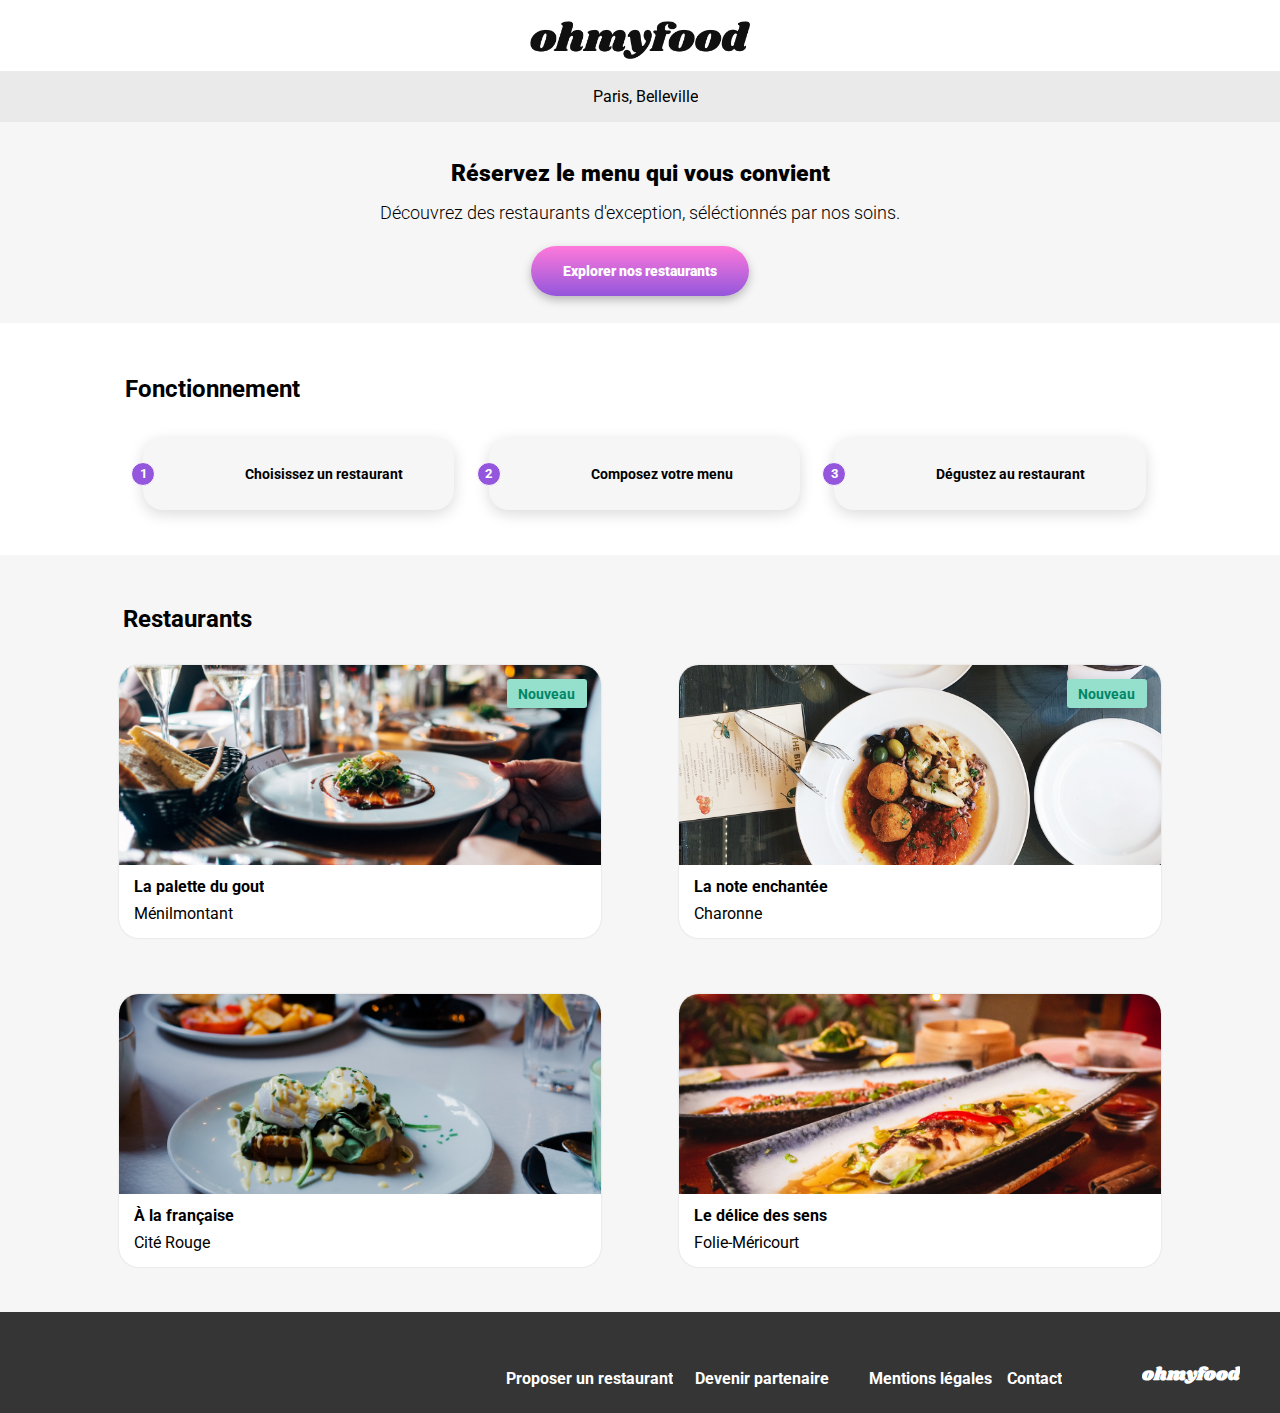
<file: index.html>
<!DOCTYPE html>
<html lang="fr">
  <head>
    <meta charset="UTF-8" />
    <meta name="viewport" content="width=device-width, initial-scale=1.0" />
    <title>Ohmyfood</title>
    <link rel="preconnect" href="https://fonts.googleapis.com" />
    <link rel="preconnect" href="https://fonts.gstatic.com" crossorigin />
    <link
      href="https://fonts.googleapis.com/css2?family=Roboto:wght@100&display=swap"
      rel="stylesheet"
    />
    <link rel="preconnect" href="https://fonts.googleapis.com" />
    <link
      href="https://fonts.googleapis.com/css2?family=Roboto:wght@100&family=Shrikhand&display=swap"
      rel="stylesheet"
    />
    <link
      rel="stylesheet"
      href="https://cdnjs.cloudflare.com/ajax/libs/font-awesome/6.2.1/css/all.min.css"
      integrity="sha512-MV7K8+y+gLIBoVD59lQIYicR65iaqukzvf/nwasF0nqhPay5w/9lJmVM2hMDcnK1OnMGCdVK+iQrJ7lzPJQd1w=="
      crossorigin="anonymous"
      referrerpolicy="no-referrer"
    />
    <link rel="stylesheet" href="./scss/style.css" />
    <link rel="stylesheet" href="./scss/desktop.css" />
  </head>

  <body>
    <!-- header -->

    <header>
      <div>
        <img src="assets/images/logo/ohmyfood.png" alt="Logo ohmyfood" />
      </div>
    </header>
    <main>
      <!-- Loader -->

      <div class="loader">
        <div class="text">
          <i class="fa-solid fa-spinner fa-spin"></i>
          <p>Chargement...</p>
        </div>
      </div>

      <!-- section localisation -->

      <section class="mainSection">
        <div class="explorer">
          <div class="section__grey">
            <i class="fa-solid fa-location-dot"></i>
            <p>Paris, Belleville</p>
          </div>
          <div class="section__explorer">
            <h1>Réservez le menu qui vous convient</h1>
            <h2>
              Découvrez des restaurants d'exception, séléctionnés par nos soins.
            </h2>
            <button>Explorer nos restaurants</button>
          </div>
        </div>

        <!-- Section Fonctionnement -->
      </section>
      <section class="otherSection marginSection">
        <h2 class="nowrap">Fonctionnement</h2>
        <div class="fonctionnement__direction">
          <div class="bulle">
            <div class="box__btnfuchia">
              <button class="btnfuchia">1</button>
            </div>
            <div class="box__icon">
              <i class="fa-solid fa-mobile-screen-button fa-xl"></i>
            </div>
            <div class="box__text">
              <p>Choisissez un restaurant</p>
            </div>
          </div>
          <div class="bulle">
            <div class="box__btnfuchia">
              <button class="btnfuchia">2</button>
            </div>
            <div class="box__icon">
              <i class="fa-solid fa-list fa-xl"></i>
            </div>
            <div class="box__text">
              <p>Composez votre menu</p>
            </div>
          </div>
          <div class="bulle">
            <div class="box__btnfuchia">
              <button class="btnfuchia">3</button>
            </div>
            <div class="box__icon">
              <i class="fa-solid fa-store fa-xl"></i>
            </div>
            <div class="box__text">
              <p>Dégustez au restaurant</p>
            </div>
          </div>
        </div>
      </section>

      <!-- Section restaurants -->

      <section class="restaurant mainSection marginSection">
        <h2 class="nowrap">Restaurants</h2>
        <div class="restaurant__direction">
          <div class="restaurant__direction-card">
            <article class="card">
              <div class="nouveau">
                <button>Nouveau</button>
              </div>
              <a href="./restaurants/lapalettedugout.html">
                <img
                  src="assets/images/restaurants/jay-wennington-N_Y88TWmGwA-unsplash.jpg"
                  alt="photo d'une assiette avec saumon et salade"
                />
                <div class="card-content">
                  <div class="card-txt">
                    <div class="titleIcon">
                      <h4 class="card-title">La palette du gout</h4>
                      <p>Ménilmontant</p>
                    </div>
                    <div class="hearts">
                      <i class="fa-regular fa-heart fa-xl heartone"></i>
                      <i class="fa-solid fa-heart fa-xl hearttwo"></i>
                    </div>
                  </div>
                </div>
              </a>
            </article>
            <article class="card">
              <div class="nouveau">
                <button>Nouveau</button>
              </div>
              <a href="./restaurants/lanote.html">
                <img
                  src="assets/images/restaurants/stil-u2Lp8tXIcjw-unsplash.jpg"
                  alt="photo d'une assiette avec champignon sauce tomate"
                />
                <div class="card-content">
                  <div class="card-txt">
                    <div class="titleIcon">
                      <h4 class="card-title">La note enchantée</h4>
                      <p>Charonne</p>
                    </div>
                    <div class="hearts">
                      <i class="fa-regular fa-heart fa-xl heartone"></i>
                      <i class="fa-solid fa-heart fa-xl hearttwo"></i>
                    </div>
                  </div>
                </div>
              </a>
            </article>
          </div>
          <div>
            <div class="restaurant__direction-card">
              <article class="card">
                <a href="./restaurants/alafrancaise.html">
                  <img
                    src="assets/images/restaurants/toa-heftiba-DQKerTsQwi0-unsplash.jpg"
                    alt="photo d'une assiette avec toast oeuf poché en sauce"
                  />
                  <div class="card-content">
                    <div class="card-txt">
                      <div class="titleIcon">
                        <h4 class="card-title">À la française</h4>
                        <p>Cité Rouge</p>
                      </div>
                      <div class="hearts">
                        <i class="fa-regular fa-heart fa-xl heartone"></i>
                        <i class="fa-solid fa-heart fa-xl hearttwo"></i>
                      </div>
                    </div>
                  </div>
                </a>
              </article>
              <article class="card">
                <a href="./restaurants/ledelice.html">
                  <img
                    src="assets/images/restaurants/louis-hansel-shotsoflouis-qNBGVyOCY8Q-unsplash.jpg"
                    alt="assiette rectangle et concave avec poisson et légumes"
                  />
                  <div class="card-content">
                    <div class="card-txt">
                      <div class="titleIcon">
                        <h4 class="card-title">Le délice des sens</h4>
                        <p>Folie-Méricourt</p>
                      </div>
                      <div class="hearts">
                        <i class="fa-regular fa-heart fa-xl heartone"></i>
                        <i class="fa-solid fa-heart fa-xl hearttwo"></i>
                      </div>
                    </div>
                  </div>
                </a>
              </article>
            </div>
          </div>
        </div>
      </section>
    </main>

    <!-- footer -->

    <footer>
      <div class="footer__content">
        <div class="footer__content_titre">
          <h4>ohmyfood</h4>
        </div>
        <div class="footer__content_groupe">
          <div class="footer__content_sous-groupe">
            <div class="footer__content_sous-titre">
              <i class="fa-solid fa-utensils"></i>
              <p class="margeIcon">Proposer un restaurant</p>
            </div>
            <div class="footer__content_sous-titre">
              <i class="fa-solid fa-handshake fa-sm"></i>
              <p>Devenir partenaire</p>
            </div>
          </div>
          <div class="footer__content_contact">
            <p>Mentions légales</p>
            <a href="mailto:email@example.com"><p>Contact</p></a>
          </div>
        </div>
      </div>
    </footer>
  </body>
</html>
</file>
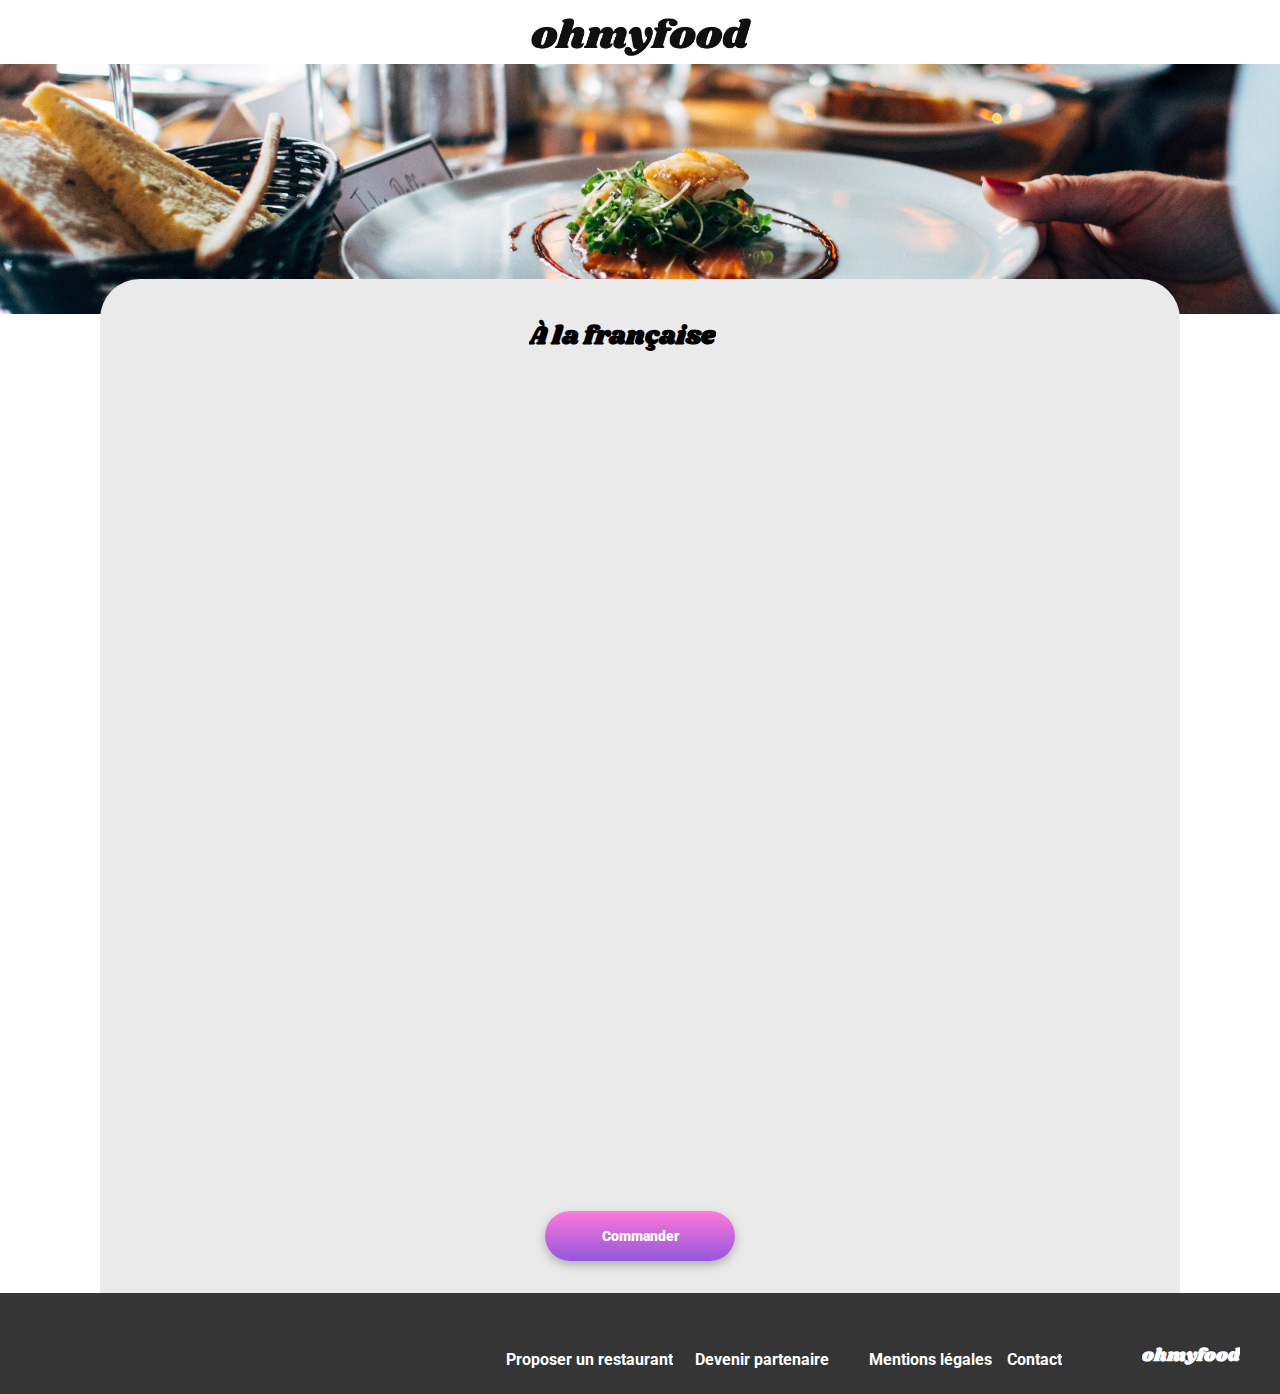
<file: alafrancaise.html>
<!DOCTYPE html>
<html lang="fr">
  <head>
    <meta charset="UTF-8" />
    <meta name="viewport" content="width=device-width, initial-scale=1.0" />
    <title>À la Française</title>
    <link rel="preconnect" href="https://fonts.googleapis.com" />
    <link rel="preconnect" href="https://fonts.gstatic.com" crossorigin />
    <link
      href="https://fonts.googleapis.com/css2?family=Roboto:wght@100&display=swap"
      rel="stylesheet"
    />
    <link rel="preconnect" href="https://fonts.googleapis.com" />
    <link
      href="https://fonts.googleapis.com/css2?family=Roboto:wght@100&family=Shrikhand&display=swap"
      rel="stylesheet"
    />
    <link
      rel="stylesheet"
      href="https://cdnjs.cloudflare.com/ajax/libs/font-awesome/6.2.1/css/all.min.css"
      integrity="sha512-MV7K8+y+gLIBoVD59lQIYicR65iaqukzvf/nwasF0nqhPay5w/9lJmVM2hMDcnK1OnMGCdVK+iQrJ7lzPJQd1w=="
      crossorigin="anonymous"
      referrerpolicy="no-referrer"
    />
    <link rel="stylesheet" href="scss/restaurant.css" />
    <link rel="stylesheet" href="scss/restaurantdesktop.css" />
  </head>

  <body>
    <!-- header -->

    <header>
      <div class="header__arrow">
        <a href="index.html">
          <i class="fa-solid fa-arrow-left fa-xl"></i>
        </a>
      </div>
      <div class="header__logo">
        <img src="assets/images/logo/ohmyfood.png" alt="Logo ohmyfood" />
      </div>
    </header>

    <!-- SECTION IMG -->

    <section class="section__img">
      <img
        src="assets/images/restaurants/jay-wennington-N_Y88TWmGwA-unsplash.jpg"
        alt="photo d'une assiette avec saumon et salade"
      />
    </section>

    <section class="section__menu">
      <div class="title__icon">
        <div>
          <h1>À la française</h1>
        </div>
        <div class="hearts">
          <i class="fa-regular fa-heart fa-xl heartone"></i>
          <i class="fa-solid fa-heart fa-xl hearttwo"></i>
        </div>
      </div>
      <div class="menu menu__effect-entrées">
        <div class="menu__title">
          <h3>Entrées</h3>
        </div>
        <div class="menu__cards">
          <article class="card card__effect" tabindex="1">
            <div class="card__content">
              <h4>Tartare de poulpe acidulé</h4>
              <div class="card__text">
                <p>Aux zestes d'orange</p>
              </div>
            </div>
            <div class="card__price">
              <p>25€</p>
            </div>
            <div class="box">
              <div class="box__verte">
                <button class="box__verte__check">
                  <i class="fa-solid fa-check fa-sm"></i>
                </button>
              </div>
            </div>
          </article>
          <article class="card">
            <div class="card__content">
              <h4>Velouté de légumes d'antan</h4>
              <div class="card__text">
                <p>Carotte, panais, topinambour</p>
              </div>
            </div>
            <div class="card__price">
              <p>35€</p>
            </div>
            <div class="box">
              <div class="box__verte">
                <button class="box__verte__check">
                  <i class="fa-solid fa-check fa-sm"></i>
                </button>
              </div>
            </div>
          </article>
          <article class="card">
            <div class="card__content">
              <h4>Soupe à l'oignon</h4>
              <div class="card__text">
                <p>Revisitée</p>
              </div>
            </div>
            <div class="card__price">
              <p>20€</p>
            </div>
            <div class="box">
              <div class="box__verte">
                <button class="box__verte__check">
                  <i class="fa-solid fa-check fa-sm"></i>
                </button>
              </div>
            </div>
          </article>
        </div>
      </div>
      <div class="menu menu__effect-plats">
        <div class="menu__title">
          <h3>Plats</h3>
        </div>
        <div class="menu__cards">
          <article class="card">
            <div class="card__content">
              <h4>Coquilles Saint-Jacques</h4>
              <div class="card__text">
                <p>Accompagnées d'une purée de panais</p>
              </div>
            </div>
            <div class="card__price">
              <p>40€</p>
            </div>
            <div class="box">
              <div class="box__verte">
                <button class="box__verte__check">
                  <i class="fa-solid fa-check fa-sm"></i>
                </button>
              </div>
            </div>
          </article>
          <article class="card">
            <div class="card__content">
              <h4>Magret de canard</h4>
              <div class="card__text">
                <p>Et parmentier de pommes de terre</p>
              </div>
            </div>
            <div class="card__price">
              <p>35€</p>
            </div>
            <div class="box">
              <div class="box__verte">
                <button class="box__verte__check">
                  <i class="fa-solid fa-check fa-sm"></i>
                </button>
              </div>
            </div>
          </article>
          <article class="card">
            <div class="card__content">
              <h4>Pigeonneau d’Ille-et-Vilaine</h4>
              <div class="card__text">
                <p>Sur son lit de gnocchis aux légumes</p>
              </div>
            </div>
            <div class="card__price">
              <p>44€</p>
            </div>
            <div class="box">
              <div class="box__verte">
                <button class="box__verte__check">
                  <i class="fa-solid fa-check fa-sm"></i>
                </button>
              </div>
            </div>
          </article>
        </div>
      </div>
      <div class="menu menu__effect-desserts">
        <div class="menu__title">
          <h3>Desserts</h3>
        </div>
        <div class="menu__cards">
          <article class="card">
            <div class="card__content">
              <h4>Pétales de violettes glacés</h4>
              <div class="card__text">
                <p>Et purée de noisettes</p>
              </div>
            </div>
            <div class="card__price">
              <p>18€</p>
            </div>
            <div class="box">
              <div class="box__verte">
                <button class="box__verte__check">
                  <i class="fa-solid fa-check fa-sm"></i>
                </button>
              </div>
            </div>
          </article>
          <article class="card">
            <div class="card__content">
              <h4>Fondant au chocolat</h4>
              <div class="card__text">
                <p>Revisité</p>
              </div>
            </div>
            <div class="card__price">
              <p>22€</p>
            </div>
            <div class="box">
              <div class="box__verte">
                <button class="box__verte__check">
                  <i class="fa-solid fa-check fa-sm"></i>
                </button>
              </div>
            </div>
          </article>
          <article class="card">
            <div class="card__content">
              <h4>Millefeuille croustillant</h4>
              <div class="card__text">
                <p>Myrtilles et pâte d’amande</p>
              </div>
            </div>
            <div class="card__price">
              <p>23€</p>
            </div>
            <div class="box">
              <div class="box__verte">
                <button class="box__verte__check">
                  <i class="fa-solid fa-check fa-sm"></i>
                </button>
              </div>
            </div>
          </article>
        </div>
      </div>
      <div class="btn__commander">
        <button>Commander</button>
      </div>
    </section>

    <!-- FOOTER -->

    <footer>
      <div class="footer__content">
        <div class="footer__content_titre">
          <h4>ohmyfood</h4>
        </div>
        <div class="footer__content_groupe">
          <div class="footer__content_sous-groupe">
            <div class="footer__content_sous-titre">
              <i class="fa-solid fa-utensils"></i>
              <p class="margeIcon">Proposer un restaurant</p>
            </div>
            <div class="footer__content_sous-titre">
              <i class="fa-solid fa-handshake fa-sm"></i>
              <p>Devenir partenaire</p>
            </div>
          </div>
          <div class="footer__content_contact">
            <p>Mentions légales</p>
            <p>Contact</p>
          </div>
        </div>
      </div>
    </footer>
  </body>
</html>
</file>
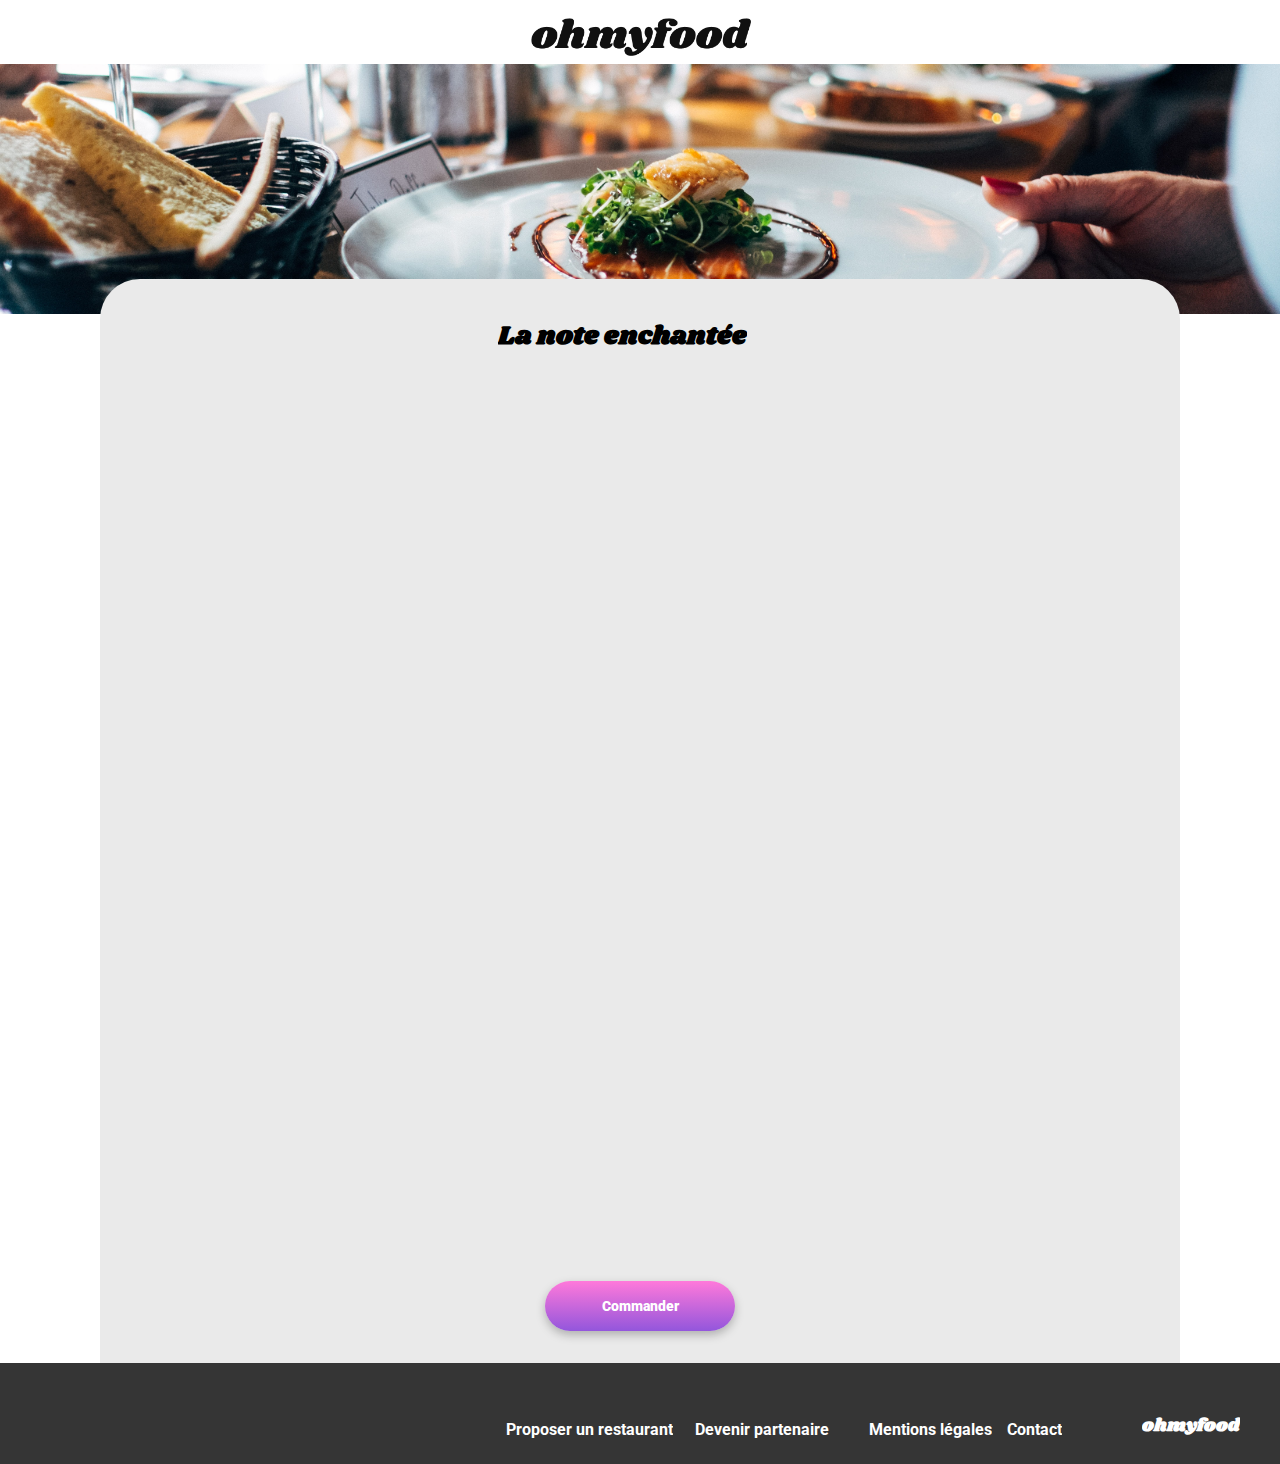
<file: lanote.html>
<!DOCTYPE html>
<html lang="fr">
  <head>
    <meta charset="UTF-8" />
    <meta name="viewport" content="width=device-width, initial-scale=1.0" />
    <title>La note enchantée</title>
    <link rel="preconnect" href="https://fonts.googleapis.com" />
    <link rel="preconnect" href="https://fonts.gstatic.com" crossorigin />
    <link
      href="https://fonts.googleapis.com/css2?family=Roboto:wght@100&display=swap"
      rel="stylesheet"
    />
    <link rel="preconnect" href="https://fonts.googleapis.com" />
    <link
      href="https://fonts.googleapis.com/css2?family=Roboto:wght@100&family=Shrikhand&display=swap"
      rel="stylesheet"
    />
    <link
      rel="stylesheet"
      href="https://cdnjs.cloudflare.com/ajax/libs/font-awesome/6.2.1/css/all.min.css"
      integrity="sha512-MV7K8+y+gLIBoVD59lQIYicR65iaqukzvf/nwasF0nqhPay5w/9lJmVM2hMDcnK1OnMGCdVK+iQrJ7lzPJQd1w=="
      crossorigin="anonymous"
      referrerpolicy="no-referrer"
    />
    <link rel="stylesheet" href="scss/restaurant.css" />
    <link rel="stylesheet" href="scss/restaurantdesktop.css" />
  </head>

  <body>
    <!-- header -->

    <header>
      <div class="header__arrow">
        <a href="index.html">
          <i class="fa-solid fa-arrow-left fa-xl"></i>
        </a>
      </div>
      <div class="header__logo">
        <img src="assets/images/logo/ohmyfood.png" alt="Logo ohmyfood" />
      </div>
    </header>

    <!-- SECTION IMG -->

    <section class="section__img">
      <img
        src="assets/images/restaurants/jay-wennington-N_Y88TWmGwA-unsplash.jpg"
        alt="photo d'une assiette avec saumon et salade"
      />
    </section>

    <section class="section__menu">
      <div class="title__icon">
        <div>
          <h1>La note enchantée</h1>
        </div>
        <div class="hearts">
          <i class="fa-regular fa-heart fa-xl heartone"></i>
          <i class="fa-solid fa-heart fa-xl hearttwo"></i>
        </div>
      </div>
      <div class="menu menu__effect-entrées">
        <div class="menu__title">
          <h3>Entrées</h3>
        </div>
        <div class="menu__cards">
          <article class="card card__effect" tabindex="1">
            <div class="card__content">
              <h4>Ravioles de foie gras</h4>
              <div class="card__text">
                <p>Accompagnées de leur crème à la truffe</p>
              </div>
            </div>
            <div class="card__price">
              <p>25€</p>
            </div>
            <div class="box">
              <div class="box__verte">
                <button class="box__verte__check">
                  <i class="fa-solid fa-check fa-sm"></i>
                </button>
              </div>
            </div>
          </article>
          <article class="card">
            <div class="card__content">
              <h4>Caviar osciètre</h4>
              <div class="card__text">
                <p>Sur blini à la farine de blé noir</p>
              </div>
            </div>
            <div class="card__price">
              <p>35€</p>
            </div>
            <div class="box">
              <div class="box__verte">
                <button class="box__verte__check">
                  <i class="fa-solid fa-check fa-sm"></i>
                </button>
              </div>
            </div>
          </article>
          <article class="card">
            <div class="card__content">
              <h4>Homard et espuma de potiron</h4>
              <div class="card__text">
                <p>Marinés aux zestes d'orange</p>
              </div>
            </div>
            <div class="card__price">
              <p>20€</p>
            </div>
            <div class="box">
              <div class="box__verte">
                <button class="box__verte__check">
                  <i class="fa-solid fa-check fa-sm"></i>
                </button>
              </div>
            </div>
          </article>
          <article class="card">
            <div class="card__content">
              <h4>Foie gras de canard cuit entier</h4>
              <div class="card__text">
                <p>Confiture de figue et pain toasté</p>
              </div>
            </div>
            <div class="card__price">
              <p>35€</p>
            </div>
            <div class="box">
              <div class="box__verte">
                <button class="box__verte__check">
                  <i class="fa-solid fa-check fa-sm"></i>
                </button>
              </div>
            </div>
          </article>
        </div>
      </div>
      <div class="menu menu__effect-plats">
        <div class="menu__title">
          <h3>Plats</h3>
        </div>
        <div class="menu__cards">
          <article class="card">
            <div class="card__content">
              <h4>Noix de coquilles Saint-Jacques</h4>
              <div class="card__text">
                <p>Sur lit de purée de céleri-rave</p>
              </div>
            </div>
            <div class="card__price">
              <p>40€</p>
            </div>
            <div class="box">
              <div class="box__verte">
                <button class="box__verte__check">
                  <i class="fa-solid fa-check fa-sm"></i>
                </button>
              </div>
            </div>
          </article>
          <article class="card">
            <div class="card__content">
              <h4>Langoustine poêlée</h4>
              <div class="card__text">
                <p>Purée de patate douce</p>
              </div>
            </div>
            <div class="card__price">
              <p>35€</p>
            </div>
            <div class="box">
              <div class="box__verte">
                <button class="box__verte__check">
                  <i class="fa-solid fa-check fa-sm"></i>
                </button>
              </div>
            </div>
          </article>
          <article class="card">
            <div class="card__content">
              <h4>Mijoté de queue de bœuf</h4>
              <div class="card__text">
                <p>Et riz sauvage aux zestes de citron</p>
              </div>
            </div>
            <div class="card__price">
              <p>45€</p>
            </div>
            <div class="box">
              <div class="box__verte">
                <button class="box__verte__check">
                  <i class="fa-solid fa-check fa-sm"></i>
                </button>
              </div>
            </div>
          </article>
        </div>
      </div>
      <div class="menu menu__effect-desserts">
        <div class="menu__title">
          <h3>Desserts</h3>
        </div>
        <div class="menu__cards">
          <article class="card">
            <div class="card__content">
              <h4>Macaron noisette et chocolat</h4>
              <div class="card__text">
                <p>Glace au caramel brun et sel de Guérande</p>
              </div>
            </div>
            <div class="card__price">
              <p>18€</p>
            </div>
            <div class="box">
              <div class="box__verte">
                <button class="box__verte__check">
                  <i class="fa-solid fa-check fa-sm"></i>
                </button>
              </div>
            </div>
          </article>
          <article class="card">
            <div class="card__content">
              <h4>Baba au rhum revisité</h4>
              <div class="card__text">
                <p>Avec son coulis de citron</p>
              </div>
            </div>
            <div class="card__price">
              <p>22€</p>
            </div>
            <div class="box">
              <div class="box__verte">
                <button class="box__verte__check">
                  <i class="fa-solid fa-check fa-sm"></i>
                </button>
              </div>
            </div>
          </article>
          <article class="card">
            <div class="card__content">
              <h4>Tarte au citron meringuée</h4>
              <div class="card__text">
                <p>Déstructurée</p>
              </div>
            </div>
            <div class="card__price">
              <p>23€</p>
            </div>
            <div class="box">
              <div class="box__verte">
                <button class="box__verte__check">
                  <i class="fa-solid fa-check fa-sm"></i>
                </button>
              </div>
            </div>
          </article>
        </div>
      </div>
      <div class="btn__commander">
        <button>Commander</button>
      </div>
    </section>

    <!-- FOOTER -->

    <footer>
      <div class="footer__content">
        <div class="footer__content_titre">
          <h4>ohmyfood</h4>
        </div>
        <div class="footer__content_groupe">
          <div class="footer__content_sous-groupe">
            <div class="footer__content_sous-titre">
              <i class="fa-solid fa-utensils"></i>
              <p class="margeIcon">Proposer un restaurant</p>
            </div>
            <div class="footer__content_sous-titre">
              <i class="fa-solid fa-handshake fa-sm"></i>
              <p>Devenir partenaire</p>
            </div>
          </div>
          <div class="footer__content_contact">
            <p>Mentions légales</p>
            <p>Contact</p>
          </div>
        </div>
      </div>
    </footer>
  </body>
</html>
</file>
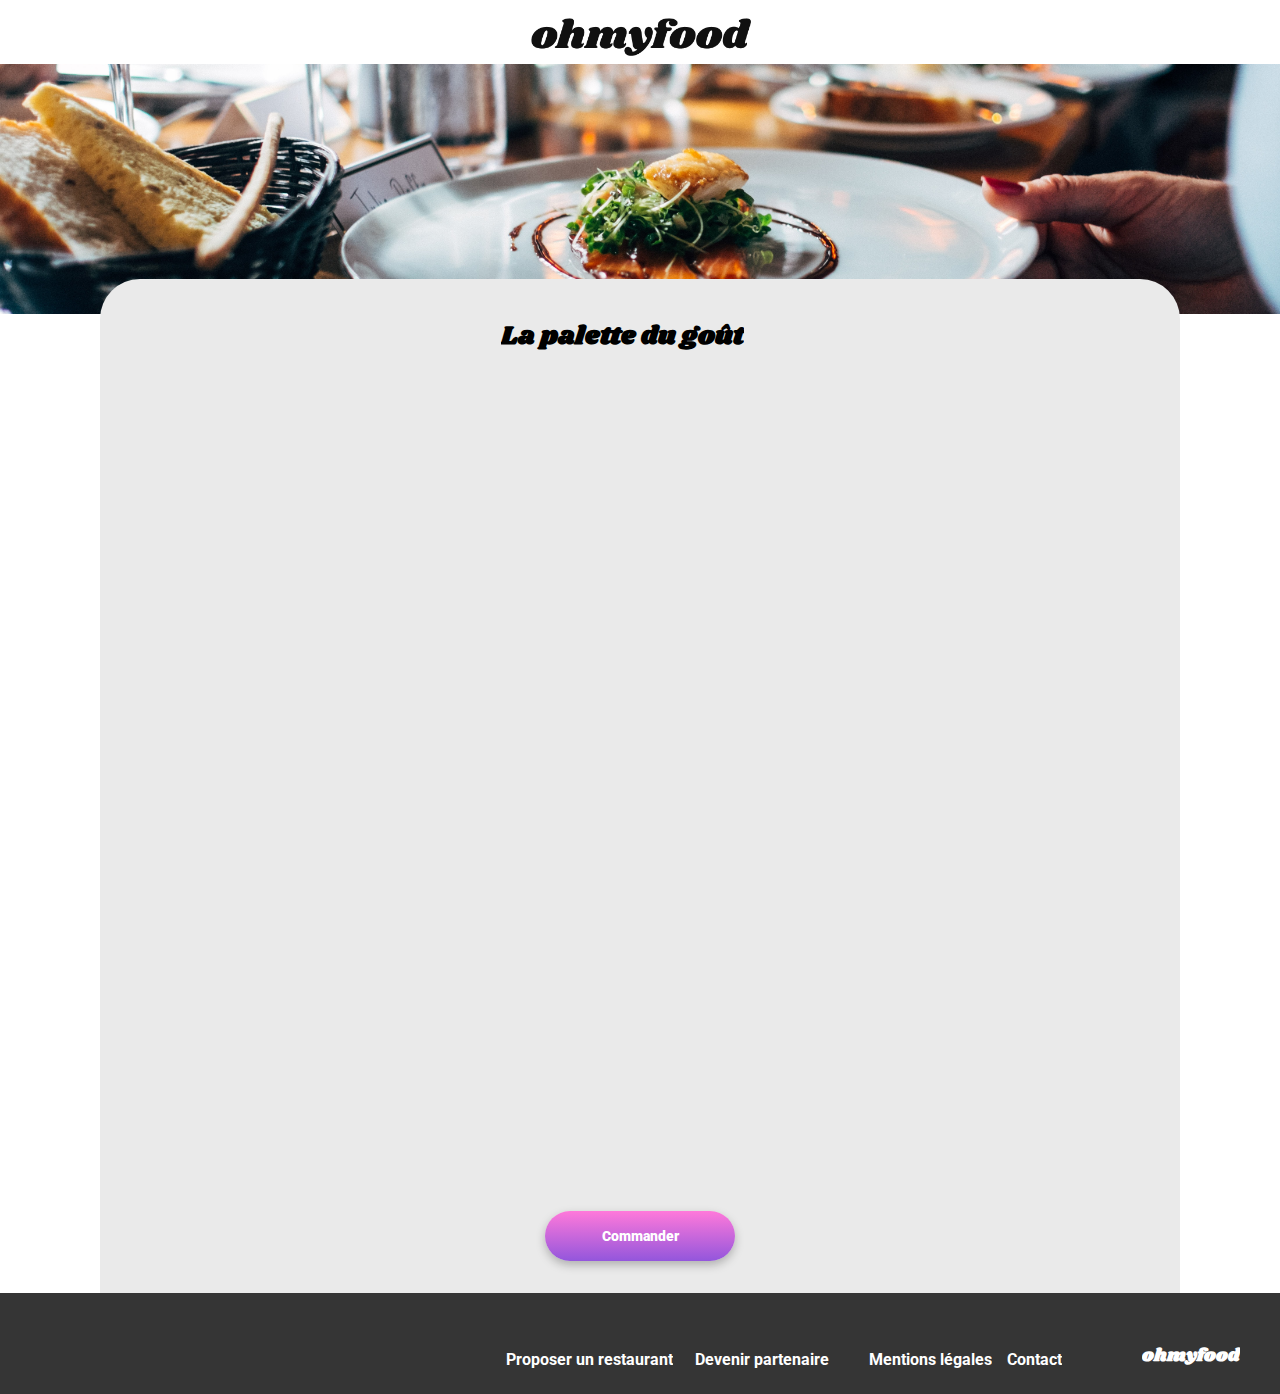
<file: lapalettedugout.html>
<!DOCTYPE html>
<html lang="fr">
  <head>
    <meta charset="UTF-8" />
    <meta name="viewport" content="width=device-width, initial-scale=1.0" />
    <title>La palette du goût</title>
    <link rel="preconnect" href="https://fonts.googleapis.com" />
    <link rel="preconnect" href="https://fonts.gstatic.com" crossorigin />
    <link
      href="https://fonts.googleapis.com/css2?family=Roboto:wght@100&display=swap"
      rel="stylesheet"
    />
    <link rel="preconnect" href="https://fonts.googleapis.com" />
    <link
      href="https://fonts.googleapis.com/css2?family=Roboto:wght@100&family=Shrikhand&display=swap"
      rel="stylesheet"
    />
    <link
      rel="stylesheet"
      href="https://cdnjs.cloudflare.com/ajax/libs/font-awesome/6.2.1/css/all.min.css"
      integrity="sha512-MV7K8+y+gLIBoVD59lQIYicR65iaqukzvf/nwasF0nqhPay5w/9lJmVM2hMDcnK1OnMGCdVK+iQrJ7lzPJQd1w=="
      crossorigin="anonymous"
      referrerpolicy="no-referrer"
    />
    <link rel="stylesheet" href="scss/restaurant.css" />
    <link rel="stylesheet" href="scss/restaurantdesktop.css" />
  </head>

  <body>
    <!-- header -->

    <header>
      <div class="header__arrow">
        <a href="index.html">
          <i class="fa-solid fa-arrow-left fa-lg"></i>
        </a>
      </div>
      <div class="header__logo">
        <img
          src="assets/images/logo/ohmyfood.png"
          alt="Logo ohmyfood"
          class="logo"
        />
      </div>
    </header>

    <!-- SECTION IMG -->

    <section class="section__img">
      <img
        src="assets/images/restaurants/jay-wennington-N_Y88TWmGwA-unsplash.jpg"
        alt="photo d'une assiette avec saumon et salade"
      />
    </section>

    <section class="section__menu">
      <div class="title__icon">
        <div>
          <h1>La palette du goût</h1>
        </div>
        <div class="hearts">
          <i class="fa-regular fa-heart fa-xl heartone"></i>
          <i class="fa-solid fa-heart fa-xl hearttwo"></i>
        </div>
      </div>
      <div class="menu menu__effect-entrées">
        <div class="menu__title">
          <h3>Entrées</h3>
        </div>
        <div class="menu__cards">
          <article class="card card__effect" tabindex="1">
            <div class="card__content">
              <h4>Fricassée d'escargots</h4>
              <div class="card__text">
                <p>Au piment d'Espelette</p>
              </div>
            </div>
            <div class="card__price">
              <p>25€</p>
            </div>
            <div class="box">
              <div class="box__verte">
                <button class="box__verte__check">
                  <i class="fa-solid fa-check fa-sm"></i>
                </button>
              </div>
            </div>
          </article>
          <article class="card">
            <div class="card__content">
              <h4>Foie gras de canard mi-cuit</h4>
              <div class="card__text">
                <p>Et ses copeaux de truffe noire</p>
              </div>
            </div>
            <div class="card__price">
              <p>35€</p>
            </div>
            <div class="box">
              <div class="box__verte">
                <button class="box__verte__check">
                  <i class="fa-solid fa-check fa-sm"></i>
                </button>
              </div>
            </div>
          </article>
          <article class="card">
            <div class="card__content">
              <h4>Œuf au plat</h4>
              <div class="card__text">
                <p>Assaisonné à la truffe sur lit de caviar</p>
              </div>
            </div>
            <div class="card__price">
              <p>20€</p>
            </div>
            <div class="box">
              <div class="box__verte">
                <button class="box__verte__check">
                  <i class="fa-solid fa-check fa-sm"></i>
                </button>
              </div>
            </div>
          </article>
        </div>
      </div>
      <div class="menu menu__effect-plats">
        <div class="menu__title">
          <h3>Plats</h3>
        </div>
        <div class="menu__cards">
          <article class="card">
            <div class="card__content">
              <h4>Filet de bœuf aux herbes</h4>
              <div class="card__text">
                <p>Accompagné de sa ribambelle de légumes</p>
              </div>
            </div>
            <div class="card__price">
              <p>40€</p>
            </div>
            <div class="box">
              <div class="box__verte">
                <button class="box__verte__check">
                  <i class="fa-solid fa-check fa-sm"></i>
                </button>
              </div>
            </div>
          </article>
          <article class="card">
            <div class="card__content">
              <h4>Parmentier de queue de bœuf</h4>
              <div class="card__text">
                <p>À la truffe noire sur sa purée de panais</p>
              </div>
            </div>
            <div class="card__price">
              <p>35€</p>
            </div>
            <div class="box">
              <div class="box__verte">
                <button class="box__verte__check">
                  <i class="fa-solid fa-check fa-sm"></i>
                </button>
              </div>
            </div>
          </article>
          <article class="card">
            <div class="card__content">
              <h4>Filet de turbot</h4>
              <div class="card__text">
                <p>Aux agrumes</p>
              </div>
            </div>
            <div class="card__price">
              <p>44€</p>
            </div>
            <div class="box">
              <div class="box__verte">
                <button class="box__verte__check">
                  <i class="fa-solid fa-check fa-sm"></i>
                </button>
              </div>
            </div>
          </article>
        </div>
      </div>
      <div class="menu menu__effect-desserts">
        <div class="menu__title">
          <h3>Desserts</h3>
        </div>
        <div class="menu__cards">
          <article class="card">
            <div class="card__content">
              <h4>Paris-Brest</h4>
              <div class="card__text">
                <p>Revisité</p>
              </div>
            </div>
            <div class="card__price">
              <p>18€</p>
            </div>
            <div class="box">
              <div class="box__verte">
                <button class="box__verte__check">
                  <i class="fa-solid fa-check fa-sm"></i>
                </button>
              </div>
            </div>
          </article>
          <article class="card">
            <div class="card__content">
              <h4>Macaron au chocolat d'exception</h4>
              <div class="card__text">
                <p>Et glace à la vanille de Madagascar</p>
              </div>
            </div>
            <div class="card__price">
              <p>22€</p>
            </div>
            <div class="box">
              <div class="box__verte">
                <button class="box__verte__check">
                  <i class="fa-solid fa-check fa-sm"></i>
                </button>
              </div>
            </div>
          </article>
          <article class="card">
            <div class="card__content">
              <h4>Mousse au chocolat</h4>
              <div class="card__text">
                <p>Au piment d'Espelette et à la truffe noire</p>
              </div>
            </div>
            <div class="card__price">
              <p>23€</p>
            </div>
            <div class="box">
              <div class="box__verte">
                <button class="box__verte__check">
                  <i class="fa-solid fa-check fa-sm"></i>
                </button>
              </div>
            </div>
          </article>
        </div>
      </div>
      <div class="btn__commander">
        <button>Commander</button>
      </div>
    </section>

    <!-- FOOTER -->

    <footer>
      <div class="footer__content">
        <div class="footer__content_titre">
          <h4>ohmyfood</h4>
        </div>
        <div class="footer__content_groupe">
          <div class="footer__content_sous-groupe">
            <div class="footer__content_sous-titre">
              <i class="fa-solid fa-utensils"></i>
              <p class="margeIcon">Proposer un restaurant</p>
            </div>
            <div class="footer__content_sous-titre">
              <i class="fa-solid fa-handshake fa-sm"></i>
              <p>Devenir partenaire</p>
            </div>
          </div>
          <div class="footer__content_contact">
            <p>Mentions légales</p>
            <p>Contact</p>
          </div>
        </div>
      </div>
    </footer>
  </body>
</html>
</file>
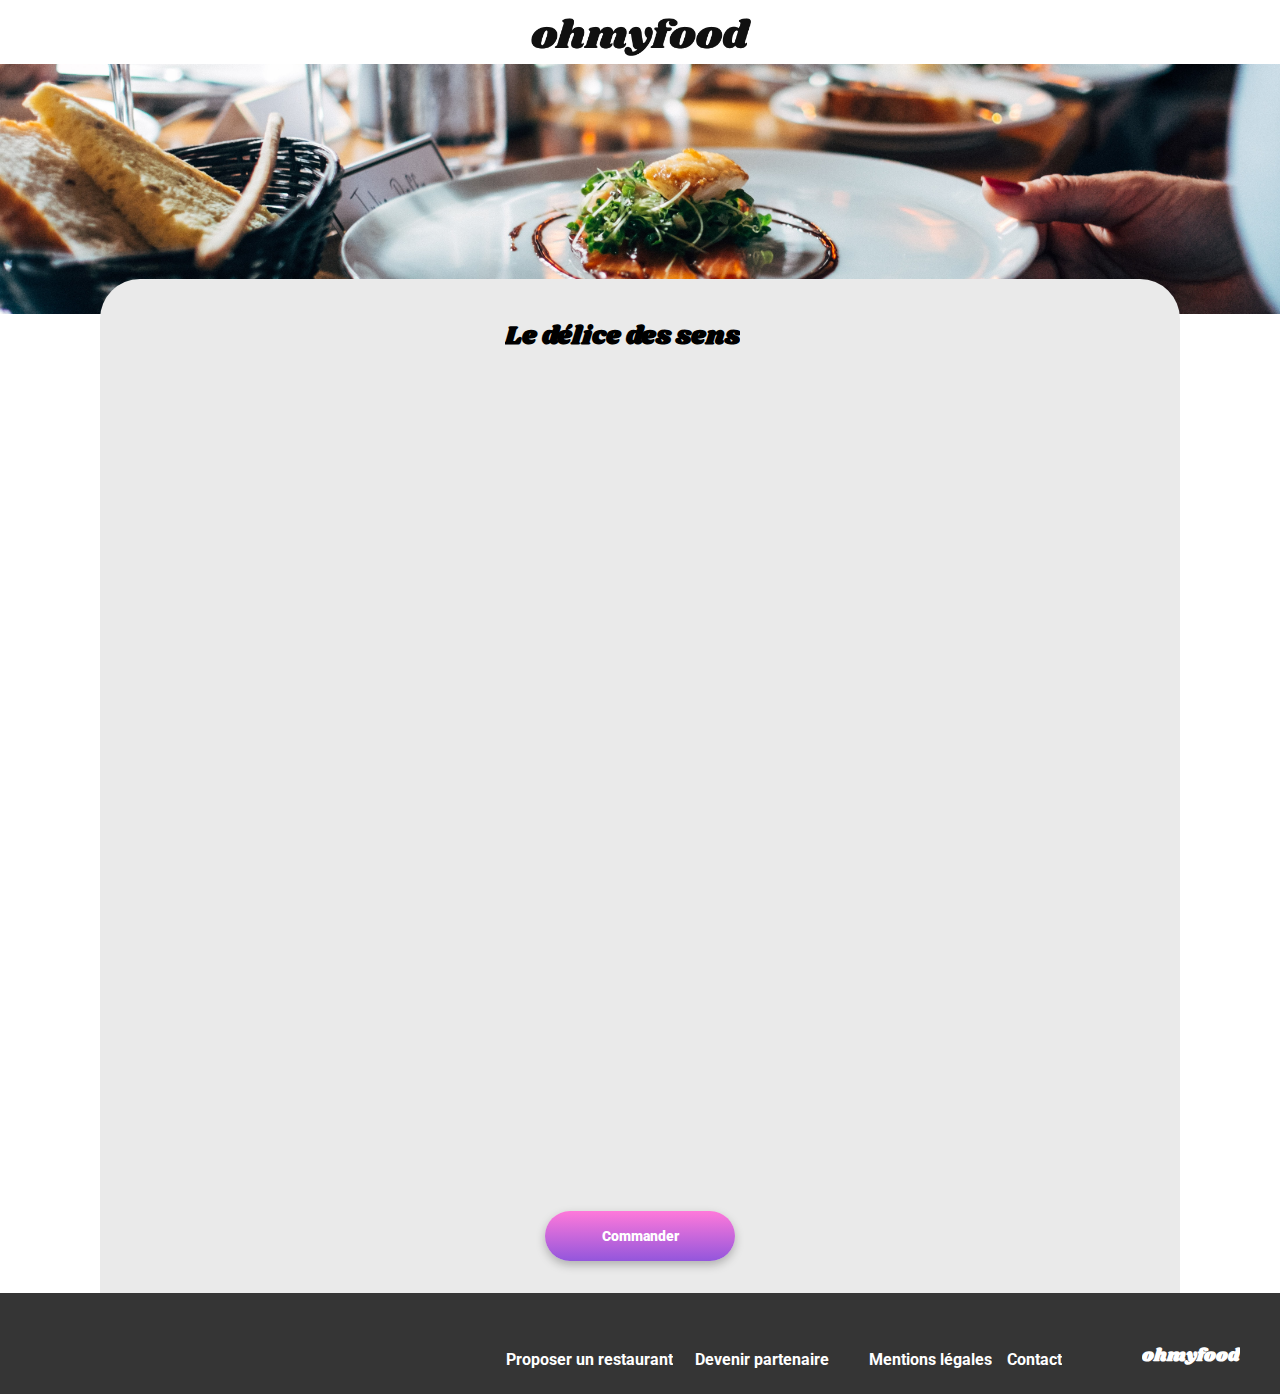
<file: ledelice.html>
<!DOCTYPE html>
<html lang="fr">
  <head>
    <meta charset="UTF-8" />
    <meta name="viewport" content="width=device-width, initial-scale=1.0" />
    <title>Le délice des sens</title>
    <link rel="preconnect" href="https://fonts.googleapis.com" />
    <link rel="preconnect" href="https://fonts.gstatic.com" crossorigin />
    <link
      href="https://fonts.googleapis.com/css2?family=Roboto:wght@100&display=swap"
      rel="stylesheet"
    />
    <link rel="preconnect" href="https://fonts.googleapis.com" />
    <link
      href="https://fonts.googleapis.com/css2?family=Roboto:wght@100&family=Shrikhand&display=swap"
      rel="stylesheet"
    />
    <link
      rel="stylesheet"
      href="https://cdnjs.cloudflare.com/ajax/libs/font-awesome/6.2.1/css/all.min.css"
      integrity="sha512-MV7K8+y+gLIBoVD59lQIYicR65iaqukzvf/nwasF0nqhPay5w/9lJmVM2hMDcnK1OnMGCdVK+iQrJ7lzPJQd1w=="
      crossorigin="anonymous"
      referrerpolicy="no-referrer"
    />
    <link rel="stylesheet" href="scss/restaurant.css" />
    <link rel="stylesheet" href="scss/restaurantdesktop.css" />
  </head>

  <body>
    <!-- header -->

    <header>
      <div class="header__arrow">
        <a href="index.html">
          <i class="fa-solid fa-arrow-left fa-xl"></i>
        </a>
      </div>
      <div class="header__logo">
        <img src="assets/images/logo/ohmyfood.png" alt="Logo ohmyfood" />
      </div>
    </header>

    <!-- SECTION IMG -->

    <section class="section__img">
      <img
        src="assets/images/restaurants/jay-wennington-N_Y88TWmGwA-unsplash.jpg"
        alt="photo d'une assiette avec saumon et salade"
      />
    </section>

    <section class="section__menu">
      <div class="title__icon">
        <div>
          <h1>Le délice des sens</h1>
        </div>
        <div class="hearts">
          <i class="fa-regular fa-heart fa-xl heartone"></i>
          <i class="fa-solid fa-heart fa-xl hearttwo"></i>
        </div>
      </div>
      <div class="menu menu__effect-entrées">
        <div class="menu__title">
          <h3>Entrées</h3>
        </div>
        <div class="menu__cards">
          <article class="card card__effect" tabindex="1">
            <div class="card__content">
              <h4>Tartare de thon</h4>
              <div class="card__text">
                <p>Assaisonné au yuzu</p>
              </div>
            </div>
            <div class="card__price">
              <p>25€</p>
            </div>
            <div class="box">
              <div class="box__verte">
                <button class="box__verte__check">
                  <i class="fa-solid fa-check fa-sm"></i>
                </button>
              </div>
            </div>
          </article>
          <article class="card">
            <div class="card__content">
              <h4>Bouchée de homard croustillant</h4>
              <div class="card__text">
                <p>Et sa farandole de petits légumes</p>
              </div>
            </div>
            <div class="card__price">
              <p>35€</p>
            </div>
            <div class="box">
              <div class="box__verte">
                <button class="box__verte__check">
                  <i class="fa-solid fa-check fa-sm"></i>
                </button>
              </div>
            </div>
          </article>
          <article class="card">
            <div class="card__content">
              <h4>Poulet rôti aux herbes de Provence</h4>
              <div class="card__text">
                <p>Et sa crème de truffe</p>
              </div>
            </div>
            <div class="card__price">
              <p>40€</p>
            </div>
            <div class="box">
              <div class="box__verte">
                <button class="box__verte__check">
                  <i class="fa-solid fa-check fa-sm"></i>
                </button>
              </div>
            </div>
          </article>
        </div>
      </div>
      <div class="menu menu__effect-plats">
        <div class="menu__title">
          <h3>Plats</h3>
        </div>
        <div class="menu__cards">
          <article class="card">
            <div class="card__content">
              <h4>Poulet rôti aux herbes de Provence</h4>
              <div class="card__text">
                <p>Et sa crème de truffe</p>
              </div>
            </div>
            <div class="card__price">
              <p>40€</p>
            </div>
            <div class="box">
              <div class="box__verte">
                <button class="box__verte__check">
                  <i class="fa-solid fa-check fa-sm"></i>
                </button>
              </div>
            </div>
          </article>
          <article class="card">
            <div class="card__content">
              <h4>Langouste rôtie</h4>
              <div class="card__text">
                <p>Et ses légumes de saison</p>
              </div>
            </div>
            <div class="card__price">
              <p>35€</p>
            </div>
            <div class="box">
              <div class="box__verte">
                <button class="box__verte__check">
                  <i class="fa-solid fa-check fa-sm"></i>
                </button>
              </div>
            </div>
          </article>
          <article class="card">
            <div class="card__content">
              <h4>Côte de bœuf Angus</h4>
              <div class="card__text">
                <p>Et sa purée de panais</p>
              </div>
            </div>
            <div class="card__price">
              <p>44€</p>
            </div>
            <div class="box">
              <div class="box__verte">
                <button class="box__verte__check">
                  <i class="fa-solid fa-check fa-sm"></i>
                </button>
              </div>
            </div>
          </article>
        </div>
      </div>
      <div class="menu menu__effect-desserts">
        <div class="menu__title">
          <h3>Desserts</h3>
        </div>
        <div class="menu__cards">
          <article class="card">
            <div class="card__content">
              <h4>Farandole de desserts</h4>
              <div class="card__text">
                <p>Du chef</p>
              </div>
            </div>
            <div class="card__price">
              <p>18€</p>
            </div>
            <div class="box">
              <div class="box__verte">
                <button class="box__verte__check">
                  <i class="fa-solid fa-check fa-sm"></i>
                </button>
              </div>
            </div>
          </article>
          <article class="card">
            <div class="card__content">
              <h4>Crème brulée</h4>
              <div class="card__text">
                <p>Revisitée</p>
              </div>
            </div>
            <div class="card__price">
              <p>22€</p>
            </div>
            <div class="box">
              <div class="box__verte">
                <button class="box__verte__check">
                  <i class="fa-solid fa-check fa-sm"></i>
                </button>
              </div>
            </div>
          </article>
          <article class="card">
            <div class="card__content">
              <h4>Tiramisu</h4>
              <div class="card__text">
                <p>À la noisette</p>
              </div>
            </div>
            <div class="card__price">
              <p>23€</p>
            </div>
            <div class="box">
              <div class="box__verte">
                <button class="box__verte__check">
                  <i class="fa-solid fa-check fa-sm"></i>
                </button>
              </div>
            </div>
          </article>
        </div>
      </div>
      <div class="btn__commander">
        <button>Commander</button>
      </div>
    </section>

    <!-- FOOTER -->

    <footer>
      <div class="footer__content">
        <div class="footer__content_titre">
          <h4>ohmyfood</h4>
        </div>
        <div class="footer__content_groupe">
          <div class="footer__content_sous-groupe">
            <div class="footer__content_sous-titre">
              <i class="fa-solid fa-utensils"></i>
              <p class="margeIcon">Proposer un restaurant</p>
            </div>
            <div class="footer__content_sous-titre">
              <i class="fa-solid fa-handshake fa-sm"></i>
              <p>Devenir partenaire</p>
            </div>
          </div>
          <div class="footer__content_contact">
            <p>Mentions légales</p>
            <p>Contact</p>
          </div>
        </div>
      </div>
    </footer>
  </body>
</html>
</file>
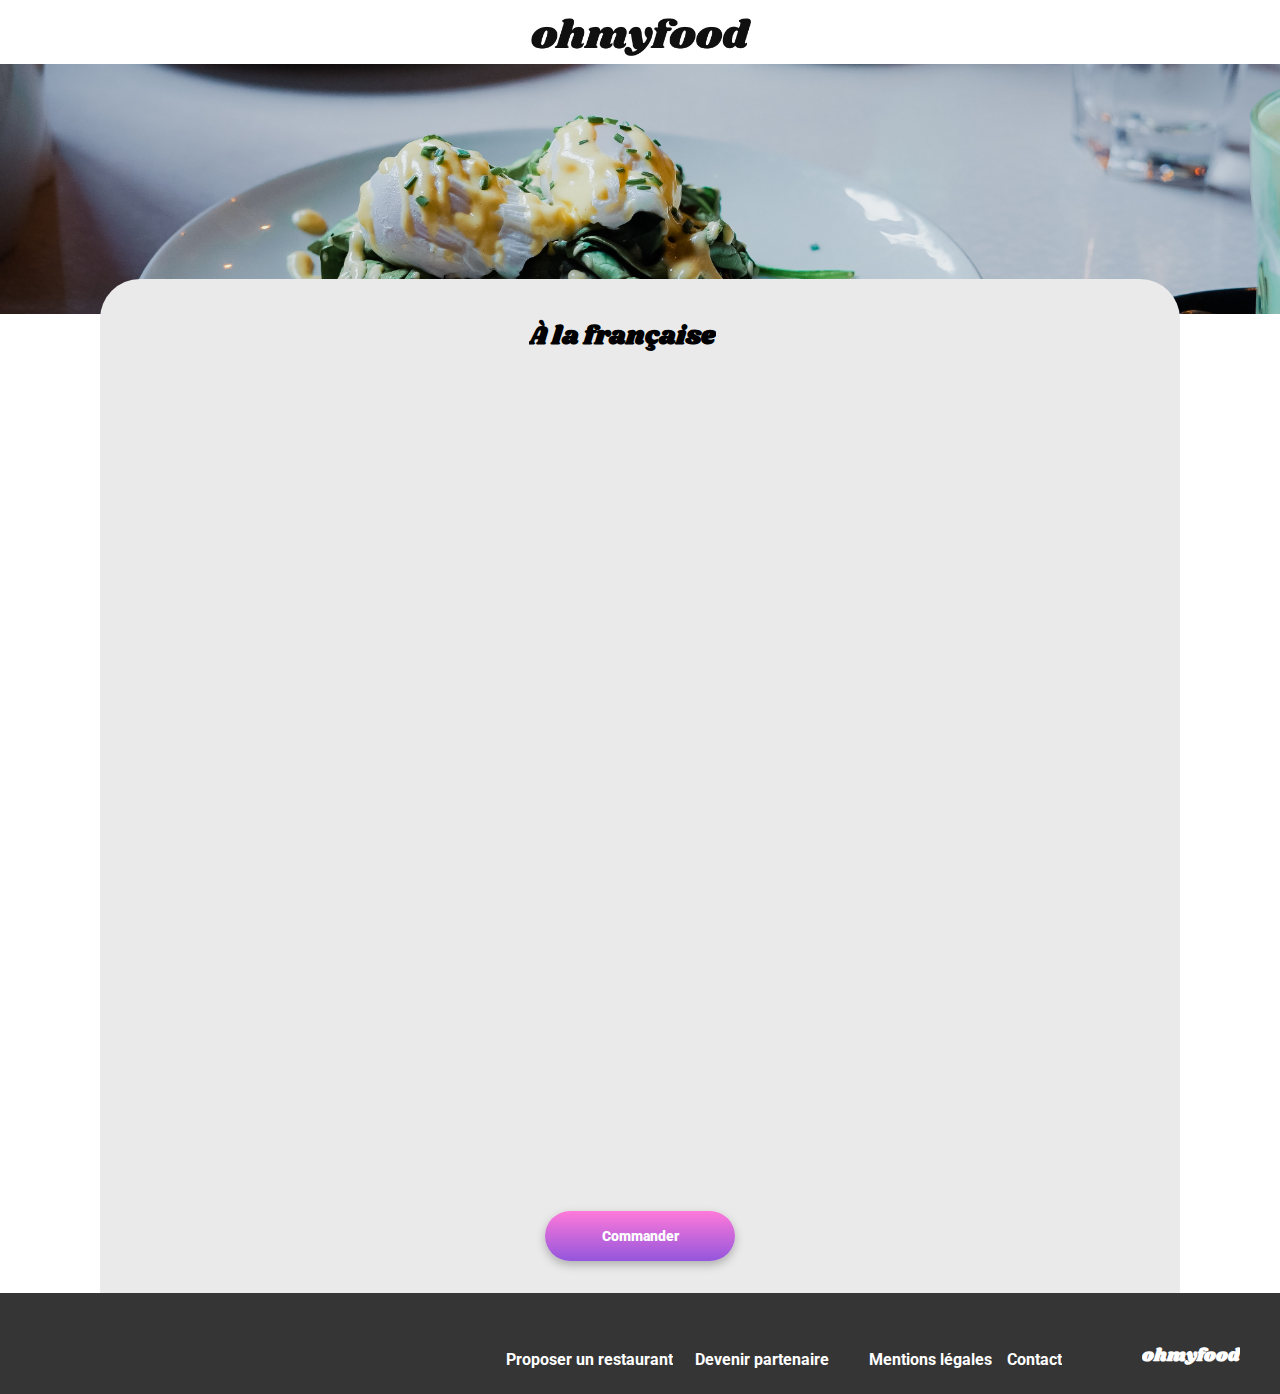
<file: restaurants/alafrancaise.html>
<!DOCTYPE html>
<html lang="fr">
  <head>
    <meta charset="UTF-8" />
    <meta name="viewport" content="width=device-width, initial-scale=1.0" />
    <title>À la Française</title>
    <link rel="preconnect" href="https://fonts.googleapis.com" />
    <link rel="preconnect" href="https://fonts.gstatic.com" crossorigin />
    <link
      href="https://fonts.googleapis.com/css2?family=Roboto:wght@100&display=swap"
      rel="stylesheet"
    />
    <link rel="preconnect" href="https://fonts.googleapis.com" />
    <link
      href="https://fonts.googleapis.com/css2?family=Roboto:wght@100&family=Shrikhand&display=swap"
      rel="stylesheet"
    />
    <link
      rel="stylesheet"
      href="https://cdnjs.cloudflare.com/ajax/libs/font-awesome/6.2.1/css/all.min.css"
      integrity="sha512-MV7K8+y+gLIBoVD59lQIYicR65iaqukzvf/nwasF0nqhPay5w/9lJmVM2hMDcnK1OnMGCdVK+iQrJ7lzPJQd1w=="
      crossorigin="anonymous"
      referrerpolicy="no-referrer"
    />
    <link rel="stylesheet" href="../scss/restaurant.css" />
    <link rel="stylesheet" href="../scss/restaurantdesktop.css" />
  </head>

  <body>
    <!-- header -->

    <header>
      <div class="header__arrow">
        <a href="../index.html">
          <i class="fa-solid fa-arrow-left fa-xl"></i>
        </a>
      </div>
      <div class="header__logo">
        <img src="../assets/images/logo/ohmyfood.png" alt="Logo ohmyfood" />
      </div>
    </header>

    <!-- SECTION IMG -->

    <section class="section__img">
      <img
        src="../assets/images/restaurants/toa-heftiba-DQKerTsQwi0-unsplash.jpg"
        alt="photo d'une assiette avec toast oeuf poché en sauce"
      />
    </section>

    <section class="section__menu">
      <div class="title__icon">
        <div>
          <h1>À la française</h1>
        </div>
        <div class="hearts">
          <i class="fa-regular fa-heart fa-xl heartone"></i>
          <i class="fa-solid fa-heart fa-xl hearttwo"></i>
        </div>
      </div>
      <div class="menu menu__effect-entrées">
        <div class="menu__title">
          <h3>Entrées</h3>
        </div>
        <div class="menu__cards">
          <article class="card card__effect" tabindex="1">
            <div class="card__content">
              <h4>Tartare de poulpe acidulé</h4>
              <div class="card__text">
                <p>Aux zestes d'orange</p>
              </div>
            </div>
            <div class="card__price">
              <p>25€</p>
            </div>
            <div class="box">
              <div class="box__verte">
                <button class="box__verte__check">
                  <i class="fa-solid fa-check fa-sm"></i>
                </button>
              </div>
            </div>
          </article>
          <article class="card">
            <div class="card__content">
              <h4>Velouté de légumes d'antan</h4>
              <div class="card__text">
                <p>Carotte, panais, topinambour</p>
              </div>
            </div>
            <div class="card__price">
              <p>35€</p>
            </div>
            <div class="box">
              <div class="box__verte">
                <button class="box__verte__check">
                  <i class="fa-solid fa-check fa-sm"></i>
                </button>
              </div>
            </div>
          </article>
          <article class="card">
            <div class="card__content">
              <h4>Soupe à l'oignon</h4>
              <div class="card__text">
                <p>Revisitée</p>
              </div>
            </div>
            <div class="card__price">
              <p>20€</p>
            </div>
            <div class="box">
              <div class="box__verte">
                <button class="box__verte__check">
                  <i class="fa-solid fa-check fa-sm"></i>
                </button>
              </div>
            </div>
          </article>
        </div>
      </div>
      <div class="menu menu__effect-plats">
        <div class="menu__title">
          <h3>Plats</h3>
        </div>
        <div class="menu__cards">
          <article class="card">
            <div class="card__content">
              <h4>Coquilles Saint-Jacques</h4>
              <div class="card__text">
                <p>Accompagnées d'une purée de panais</p>
              </div>
            </div>
            <div class="card__price">
              <p>40€</p>
            </div>
            <div class="box">
              <div class="box__verte">
                <button class="box__verte__check">
                  <i class="fa-solid fa-check fa-sm"></i>
                </button>
              </div>
            </div>
          </article>
          <article class="card">
            <div class="card__content">
              <h4>Magret de canard</h4>
              <div class="card__text">
                <p>Et parmentier de pommes de terre</p>
              </div>
            </div>
            <div class="card__price">
              <p>35€</p>
            </div>
            <div class="box">
              <div class="box__verte">
                <button class="box__verte__check">
                  <i class="fa-solid fa-check fa-sm"></i>
                </button>
              </div>
            </div>
          </article>
          <article class="card">
            <div class="card__content">
              <h4>Pigeonneau d’Ille-et-Vilaine</h4>
              <div class="card__text">
                <p>Sur son lit de gnocchis aux légumes</p>
              </div>
            </div>
            <div class="card__price">
              <p>44€</p>
            </div>
            <div class="box">
              <div class="box__verte">
                <button class="box__verte__check">
                  <i class="fa-solid fa-check fa-sm"></i>
                </button>
              </div>
            </div>
          </article>
        </div>
      </div>
      <div class="menu menu__effect-desserts">
        <div class="menu__title">
          <h3>Desserts</h3>
        </div>
        <div class="menu__cards">
          <article class="card">
            <div class="card__content">
              <h4>Pétales de violettes glacés</h4>
              <div class="card__text">
                <p>Et purée de noisettes</p>
              </div>
            </div>
            <div class="card__price">
              <p>18€</p>
            </div>
            <div class="box">
              <div class="box__verte">
                <button class="box__verte__check">
                  <i class="fa-solid fa-check fa-sm"></i>
                </button>
              </div>
            </div>
          </article>
          <article class="card">
            <div class="card__content">
              <h4>Fondant au chocolat</h4>
              <div class="card__text">
                <p>Revisité</p>
              </div>
            </div>
            <div class="card__price">
              <p>22€</p>
            </div>
            <div class="box">
              <div class="box__verte">
                <button class="box__verte__check">
                  <i class="fa-solid fa-check fa-sm"></i>
                </button>
              </div>
            </div>
          </article>
          <article class="card">
            <div class="card__content">
              <h4>Millefeuille croustillant</h4>
              <div class="card__text">
                <p>Myrtilles et pâte d’amande</p>
              </div>
            </div>
            <div class="card__price">
              <p>23€</p>
            </div>
            <div class="box">
              <div class="box__verte">
                <button class="box__verte__check">
                  <i class="fa-solid fa-check fa-sm"></i>
                </button>
              </div>
            </div>
          </article>
        </div>
      </div>
      <div class="btn__commander">
        <button>Commander</button>
      </div>
    </section>

    <!-- FOOTER -->

    <footer>
      <div class="footer__content">
        <div class="footer__content_titre">
          <h4>ohmyfood</h4>
        </div>
        <div class="footer__content_groupe">
          <div class="footer__content_sous-groupe">
            <div class="footer__content_sous-titre">
              <i class="fa-solid fa-utensils"></i>
              <p class="margeIcon">Proposer un restaurant</p>
            </div>
            <div class="footer__content_sous-titre">
              <i class="fa-solid fa-handshake fa-sm"></i>
              <p>Devenir partenaire</p>
            </div>
          </div>
          <div class="footer__content_contact">
            <p>Mentions légales</p>
            <a href="mailto:email@example.com"><p>Contact</p></a>
          </div>
        </div>
      </div>
    </footer>
  </body>
</html>
</file>
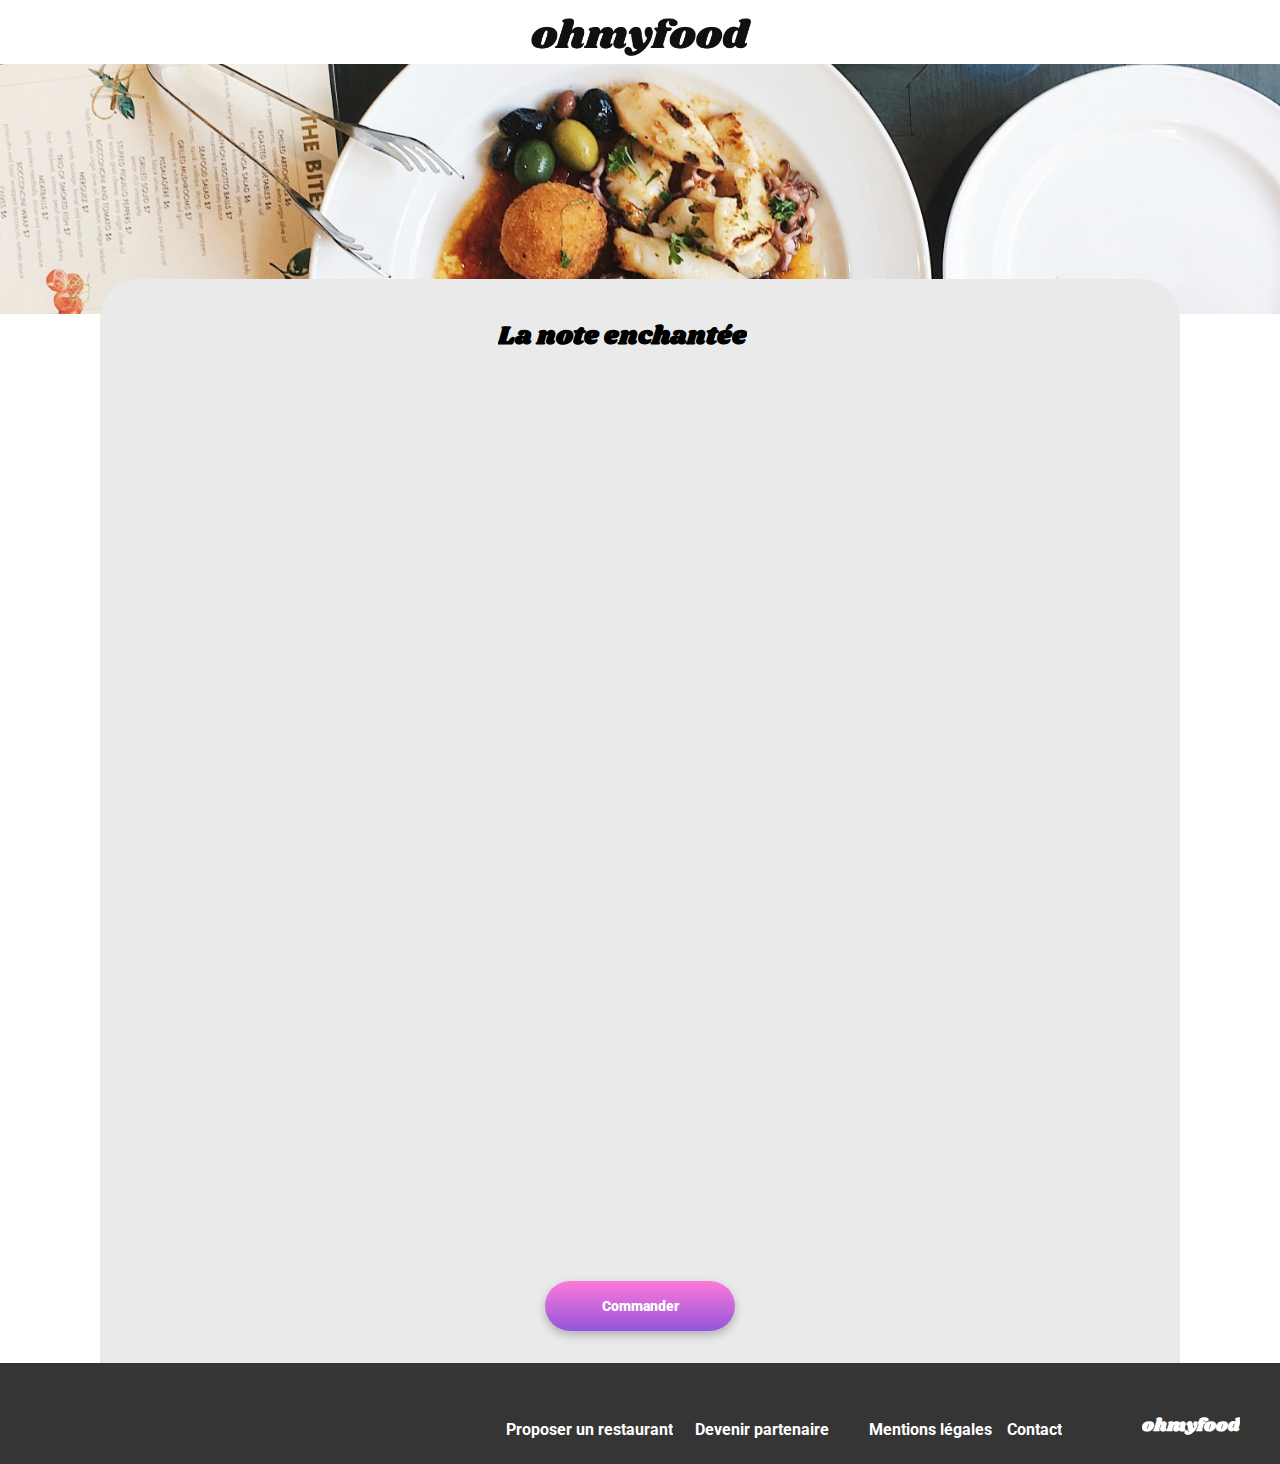
<file: restaurants/lanote.html>
<!DOCTYPE html>
<html lang="fr">
  <head>
    <meta charset="UTF-8" />
    <meta name="viewport" content="width=device-width, initial-scale=1.0" />
    <title>La note enchantée</title>
    <link rel="preconnect" href="https://fonts.googleapis.com" />
    <link rel="preconnect" href="https://fonts.gstatic.com" crossorigin />
    <link
      href="https://fonts.googleapis.com/css2?family=Roboto:wght@100&display=swap"
      rel="stylesheet"
    />
    <link rel="preconnect" href="https://fonts.googleapis.com" />
    <link
      href="https://fonts.googleapis.com/css2?family=Roboto:wght@100&family=Shrikhand&display=swap"
      rel="stylesheet"
    />
    <link
      rel="stylesheet"
      href="https://cdnjs.cloudflare.com/ajax/libs/font-awesome/6.2.1/css/all.min.css"
      integrity="sha512-MV7K8+y+gLIBoVD59lQIYicR65iaqukzvf/nwasF0nqhPay5w/9lJmVM2hMDcnK1OnMGCdVK+iQrJ7lzPJQd1w=="
      crossorigin="anonymous"
      referrerpolicy="no-referrer"
    />
    <link rel="stylesheet" href="../scss/restaurant.css" />
    <link rel="stylesheet" href="../scss/restaurantdesktop.css" />
  </head>

  <body>
    <!-- header -->

    <header>
      <div class="header__arrow">
        <a href="../index.html">
          <i class="fa-solid fa-arrow-left fa-xl"></i>
        </a>
      </div>
      <div class="header__logo">
        <img src="../assets/images/logo/ohmyfood.png" alt="Logo ohmyfood" />
      </div>
    </header>

    <!-- SECTION IMG -->

    <section class="section__img">
      <img
        src="../assets/images/restaurants/stil-u2Lp8tXIcjw-unsplash.jpg"
        alt="photo d'une assiette avec champignon sauce tomate"
      />
    </section>

    <section class="section__menu">
      <div class="title__icon">
        <div>
          <h1>La note enchantée</h1>
        </div>
        <div class="hearts">
          <i class="fa-regular fa-heart fa-xl heartone"></i>
          <i class="fa-solid fa-heart fa-xl hearttwo"></i>
        </div>
      </div>
      <div class="menu menu__effect-entrées">
        <div class="menu__title">
          <h3>Entrées</h3>
        </div>
        <div class="menu__cards">
          <article class="card card__effect" tabindex="1">
            <div class="card__content">
              <h4>Ravioles de foie gras</h4>
              <div class="card__text">
                <p>Accompagnées de leur crème à la truffe</p>
              </div>
            </div>
            <div class="card__price">
              <p>25€</p>
            </div>
            <div class="box">
              <div class="box__verte">
                <button class="box__verte__check">
                  <i class="fa-solid fa-check fa-sm"></i>
                </button>
              </div>
            </div>
          </article>
          <article class="card">
            <div class="card__content">
              <h4>Caviar osciètre</h4>
              <div class="card__text">
                <p>Sur blini à la farine de blé noir</p>
              </div>
            </div>
            <div class="card__price">
              <p>35€</p>
            </div>
            <div class="box">
              <div class="box__verte">
                <button class="box__verte__check">
                  <i class="fa-solid fa-check fa-sm"></i>
                </button>
              </div>
            </div>
          </article>
          <article class="card">
            <div class="card__content">
              <h4>Homard et espuma de potiron</h4>
              <div class="card__text">
                <p>Marinés aux zestes d'orange</p>
              </div>
            </div>
            <div class="card__price">
              <p>20€</p>
            </div>
            <div class="box">
              <div class="box__verte">
                <button class="box__verte__check">
                  <i class="fa-solid fa-check fa-sm"></i>
                </button>
              </div>
            </div>
          </article>
          <article class="card">
            <div class="card__content">
              <h4>Foie gras de canard cuit entier</h4>
              <div class="card__text">
                <p>Confiture de figue et pain toasté</p>
              </div>
            </div>
            <div class="card__price">
              <p>35€</p>
            </div>
            <div class="box">
              <div class="box__verte">
                <button class="box__verte__check">
                  <i class="fa-solid fa-check fa-sm"></i>
                </button>
              </div>
            </div>
          </article>
        </div>
      </div>
      <div class="menu menu__effect-plats">
        <div class="menu__title">
          <h3>Plats</h3>
        </div>
        <div class="menu__cards">
          <article class="card">
            <div class="card__content">
              <h4>Noix de coquilles Saint-Jacques</h4>
              <div class="card__text">
                <p>Sur lit de purée de céleri-rave</p>
              </div>
            </div>
            <div class="card__price">
              <p>40€</p>
            </div>
            <div class="box">
              <div class="box__verte">
                <button class="box__verte__check">
                  <i class="fa-solid fa-check fa-sm"></i>
                </button>
              </div>
            </div>
          </article>
          <article class="card">
            <div class="card__content">
              <h4>Langoustine poêlée</h4>
              <div class="card__text">
                <p>Purée de patate douce</p>
              </div>
            </div>
            <div class="card__price">
              <p>35€</p>
            </div>
            <div class="box">
              <div class="box__verte">
                <button class="box__verte__check">
                  <i class="fa-solid fa-check fa-sm"></i>
                </button>
              </div>
            </div>
          </article>
          <article class="card">
            <div class="card__content">
              <h4>Mijoté de queue de bœuf</h4>
              <div class="card__text">
                <p>Et riz sauvage aux zestes de citron</p>
              </div>
            </div>
            <div class="card__price">
              <p>45€</p>
            </div>
            <div class="box">
              <div class="box__verte">
                <button class="box__verte__check">
                  <i class="fa-solid fa-check fa-sm"></i>
                </button>
              </div>
            </div>
          </article>
        </div>
      </div>
      <div class="menu menu__effect-desserts">
        <div class="menu__title">
          <h3>Desserts</h3>
        </div>
        <div class="menu__cards">
          <article class="card">
            <div class="card__content">
              <h4>Macaron noisette et chocolat</h4>
              <div class="card__text">
                <p>Glace au caramel brun et sel de Guérande</p>
              </div>
            </div>
            <div class="card__price">
              <p>18€</p>
            </div>
            <div class="box">
              <div class="box__verte">
                <button class="box__verte__check">
                  <i class="fa-solid fa-check fa-sm"></i>
                </button>
              </div>
            </div>
          </article>
          <article class="card">
            <div class="card__content">
              <h4>Baba au rhum revisité</h4>
              <div class="card__text">
                <p>Avec son coulis de citron</p>
              </div>
            </div>
            <div class="card__price">
              <p>22€</p>
            </div>
            <div class="box">
              <div class="box__verte">
                <button class="box__verte__check">
                  <i class="fa-solid fa-check fa-sm"></i>
                </button>
              </div>
            </div>
          </article>
          <article class="card">
            <div class="card__content">
              <h4>Tarte au citron meringuée</h4>
              <div class="card__text">
                <p>Déstructurée</p>
              </div>
            </div>
            <div class="card__price">
              <p>23€</p>
            </div>
            <div class="box">
              <div class="box__verte">
                <button class="box__verte__check">
                  <i class="fa-solid fa-check fa-sm"></i>
                </button>
              </div>
            </div>
          </article>
        </div>
      </div>
      <div class="btn__commander">
        <button>Commander</button>
      </div>
    </section>

    <!-- FOOTER -->

    <footer>
      <div class="footer__content">
        <div class="footer__content_titre">
          <h4>ohmyfood</h4>
        </div>
        <div class="footer__content_groupe">
          <div class="footer__content_sous-groupe">
            <div class="footer__content_sous-titre">
              <i class="fa-solid fa-utensils"></i>
              <p class="margeIcon">Proposer un restaurant</p>
            </div>
            <div class="footer__content_sous-titre">
              <i class="fa-solid fa-handshake fa-sm"></i>
              <p>Devenir partenaire</p>
            </div>
          </div>
          <div class="footer__content_contact">
            <p>Mentions légales</p>
            <a href="mailto:email@example.com"><p>Contact</p></a>
          </div>
        </div>
      </div>
    </footer>
  </body>
</html>
</file>
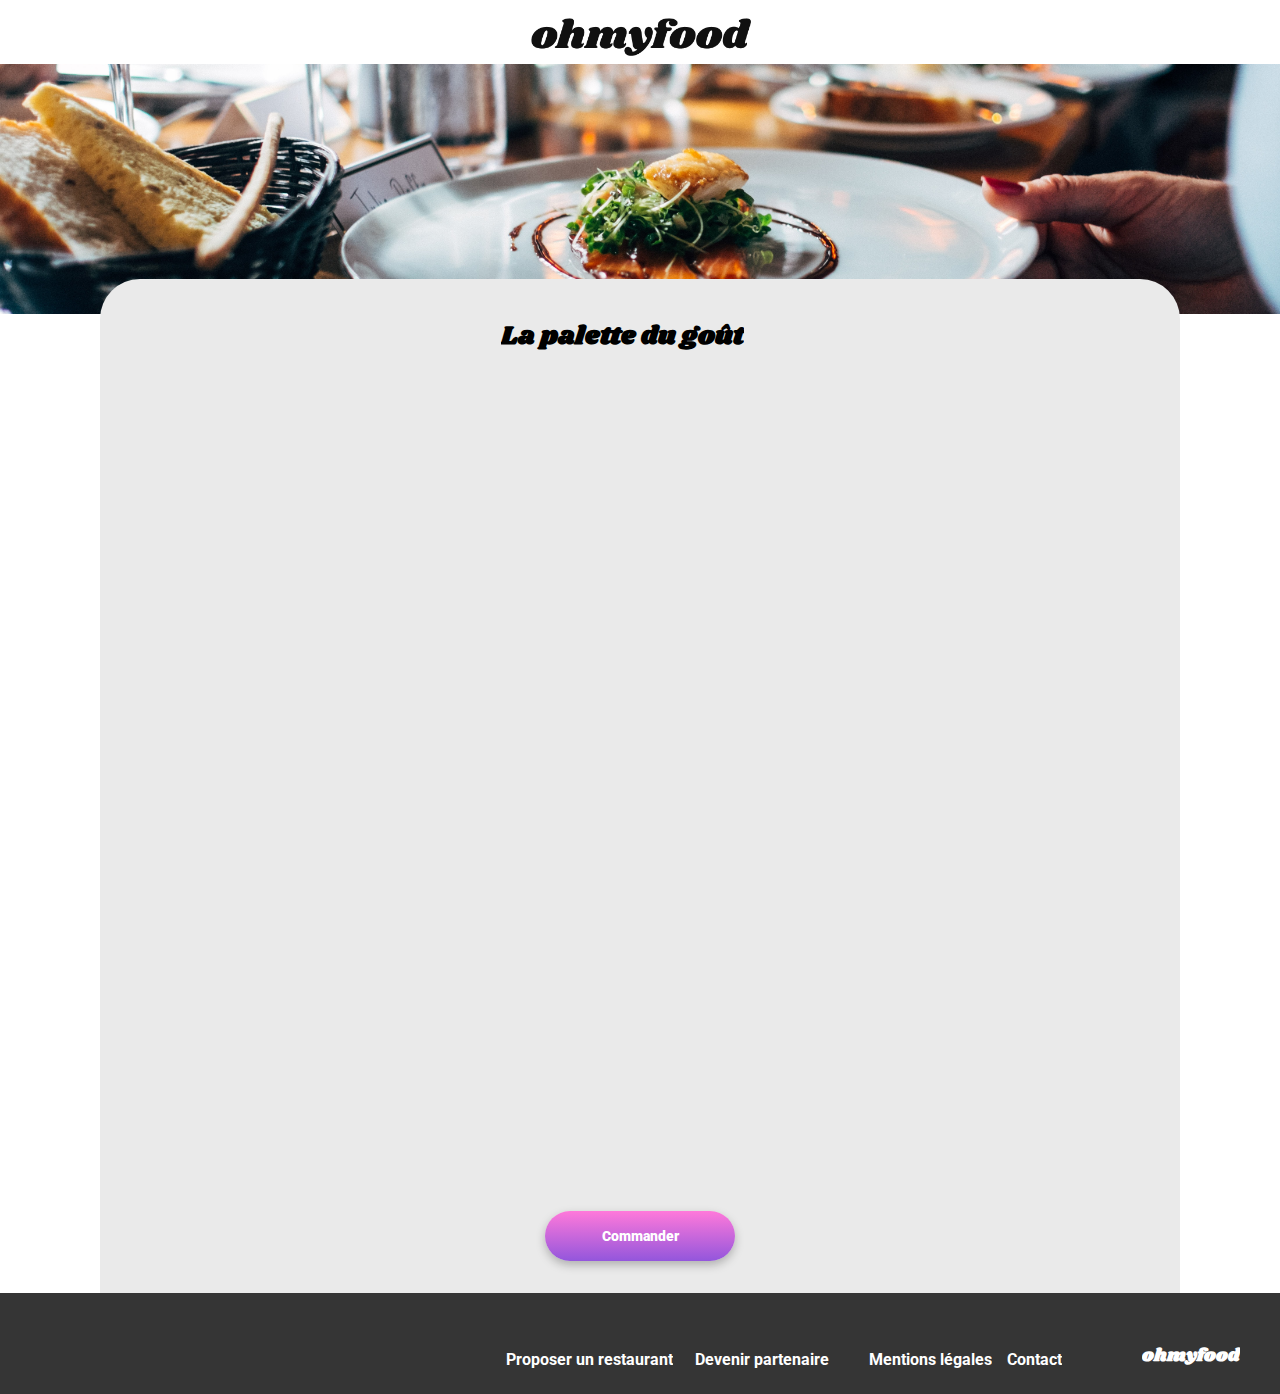
<file: restaurants/lapalettedugout.html>
<!DOCTYPE html>
<html lang="fr">
  <head>
    <meta charset="UTF-8" />
    <meta name="viewport" content="width=device-width, initial-scale=1.0" />
    <title>La palette du goût</title>
    <link rel="preconnect" href="https://fonts.googleapis.com" />
    <link rel="preconnect" href="https://fonts.gstatic.com" crossorigin />
    <link
      href="https://fonts.googleapis.com/css2?family=Roboto:wght@100&display=swap"
      rel="stylesheet"
    />
    <link rel="preconnect" href="https://fonts.googleapis.com" />
    <link
      href="https://fonts.googleapis.com/css2?family=Roboto:wght@100&family=Shrikhand&display=swap"
      rel="stylesheet"
    />
    <link
      rel="stylesheet"
      href="https://cdnjs.cloudflare.com/ajax/libs/font-awesome/6.2.1/css/all.min.css"
      integrity="sha512-MV7K8+y+gLIBoVD59lQIYicR65iaqukzvf/nwasF0nqhPay5w/9lJmVM2hMDcnK1OnMGCdVK+iQrJ7lzPJQd1w=="
      crossorigin="anonymous"
      referrerpolicy="no-referrer"
    />
    <link rel="stylesheet" href="../scss/restaurant.css" />
    <link rel="stylesheet" href="../scss/restaurantdesktop.css" />
  </head>

  <body>
    <!-- header -->

    <header>
      <div class="header__arrow">
        <a href="../index.html">
          <i class="fa-solid fa-arrow-left fa-lg"></i>
        </a>
      </div>
      <div class="header__logo">
        <img
          src="../assets/images/logo/ohmyfood.png"
          alt="Logo ohmyfood"
          class="logo"
        />
      </div>
    </header>

    <!-- SECTION IMG -->

    <section class="section__img">
      <img
        src="../assets/images/restaurants/jay-wennington-N_Y88TWmGwA-unsplash.jpg"
        alt="photo d'une assiette avec saumon et salade"
      />
    </section>

    <section class="section__menu">
      <div class="title__icon">
        <div>
          <h1>La palette du goût</h1>
        </div>
        <div class="hearts">
          <i class="fa-regular fa-heart fa-xl heartone"></i>
          <i class="fa-solid fa-heart fa-xl hearttwo"></i>
        </div>
      </div>
      <div class="menu menu__effect-entrées">
        <div class="menu__title">
          <h3>Entrées</h3>
        </div>
        <div class="menu__cards">
          <article class="card card__effect" tabindex="1">
            <div class="card__content">
              <h4>Fricassée d'escargots</h4>
              <div class="card__text">
                <p>Au piment d'Espelette</p>
              </div>
            </div>
            <div class="card__price">
              <p>25€</p>
            </div>
            <div class="box">
              <div class="box__verte">
                <button class="box__verte__check">
                  <i class="fa-solid fa-check fa-sm"></i>
                </button>
              </div>
            </div>
          </article>
          <article class="card">
            <div class="card__content">
              <h4>Foie gras de canard mi-cuit</h4>
              <div class="card__text">
                <p>Et ses copeaux de truffe noire</p>
              </div>
            </div>
            <div class="card__price">
              <p>35€</p>
            </div>
            <div class="box">
              <div class="box__verte">
                <button class="box__verte__check">
                  <i class="fa-solid fa-check fa-sm"></i>
                </button>
              </div>
            </div>
          </article>
          <article class="card">
            <div class="card__content">
              <h4>Œuf au plat</h4>
              <div class="card__text">
                <p>Assaisonné à la truffe sur lit de caviar</p>
              </div>
            </div>
            <div class="card__price">
              <p>20€</p>
            </div>
            <div class="box">
              <div class="box__verte">
                <button class="box__verte__check">
                  <i class="fa-solid fa-check fa-sm"></i>
                </button>
              </div>
            </div>
          </article>
        </div>
      </div>
      <div class="menu menu__effect-plats">
        <div class="menu__title">
          <h3>Plats</h3>
        </div>
        <div class="menu__cards">
          <article class="card">
            <div class="card__content">
              <h4>Filet de bœuf aux herbes</h4>
              <div class="card__text">
                <p>Accompagné de sa ribambelle de légumes</p>
              </div>
            </div>
            <div class="card__price">
              <p>40€</p>
            </div>
            <div class="box">
              <div class="box__verte">
                <button class="box__verte__check">
                  <i class="fa-solid fa-check fa-sm"></i>
                </button>
              </div>
            </div>
          </article>
          <article class="card">
            <div class="card__content">
              <h4>Parmentier de queue de bœuf</h4>
              <div class="card__text">
                <p>À la truffe noire sur sa purée de panais</p>
              </div>
            </div>
            <div class="card__price">
              <p>35€</p>
            </div>
            <div class="box">
              <div class="box__verte">
                <button class="box__verte__check">
                  <i class="fa-solid fa-check fa-sm"></i>
                </button>
              </div>
            </div>
          </article>
          <article class="card">
            <div class="card__content">
              <h4>Filet de turbot</h4>
              <div class="card__text">
                <p>Aux agrumes</p>
              </div>
            </div>
            <div class="card__price">
              <p>44€</p>
            </div>
            <div class="box">
              <div class="box__verte">
                <button class="box__verte__check">
                  <i class="fa-solid fa-check fa-sm"></i>
                </button>
              </div>
            </div>
          </article>
        </div>
      </div>
      <div class="menu menu__effect-desserts">
        <div class="menu__title">
          <h3>Desserts</h3>
        </div>
        <div class="menu__cards">
          <article class="card">
            <div class="card__content">
              <h4>Paris-Brest</h4>
              <div class="card__text">
                <p>Revisité</p>
              </div>
            </div>
            <div class="card__price">
              <p>18€</p>
            </div>
            <div class="box">
              <div class="box__verte">
                <button class="box__verte__check">
                  <i class="fa-solid fa-check fa-sm"></i>
                </button>
              </div>
            </div>
          </article>
          <article class="card">
            <div class="card__content">
              <h4>Macaron au chocolat d'exception</h4>
              <div class="card__text">
                <p>Et glace à la vanille de Madagascar</p>
              </div>
            </div>
            <div class="card__price">
              <p>22€</p>
            </div>
            <div class="box">
              <div class="box__verte">
                <button class="box__verte__check">
                  <i class="fa-solid fa-check fa-sm"></i>
                </button>
              </div>
            </div>
          </article>
          <article class="card">
            <div class="card__content">
              <h4>Mousse au chocolat</h4>
              <div class="card__text">
                <p>Au piment d'Espelette et à la truffe noire</p>
              </div>
            </div>
            <div class="card__price">
              <p>23€</p>
            </div>
            <div class="box">
              <div class="box__verte">
                <button class="box__verte__check">
                  <i class="fa-solid fa-check fa-sm"></i>
                </button>
              </div>
            </div>
          </article>
        </div>
      </div>
      <div class="btn__commander">
        <button>Commander</button>
      </div>
    </section>

    <!-- FOOTER -->

    <footer>
      <div class="footer__content">
        <div class="footer__content_titre">
          <h4>ohmyfood</h4>
        </div>
        <div class="footer__content_groupe">
          <div class="footer__content_sous-groupe">
            <div class="footer__content_sous-titre">
              <i class="fa-solid fa-utensils"></i>
              <p class="margeIcon">Proposer un restaurant</p>
            </div>
            <div class="footer__content_sous-titre">
              <i class="fa-solid fa-handshake fa-sm"></i>
              <p>Devenir partenaire</p>
            </div>
          </div>
          <div class="footer__content_contact">
            <p>Mentions légales</p>
            <a href="mailto:email@example.com"><p>Contact</p></a>
          </div>
        </div>
      </div>
    </footer>
  </body>
</html>
</file>
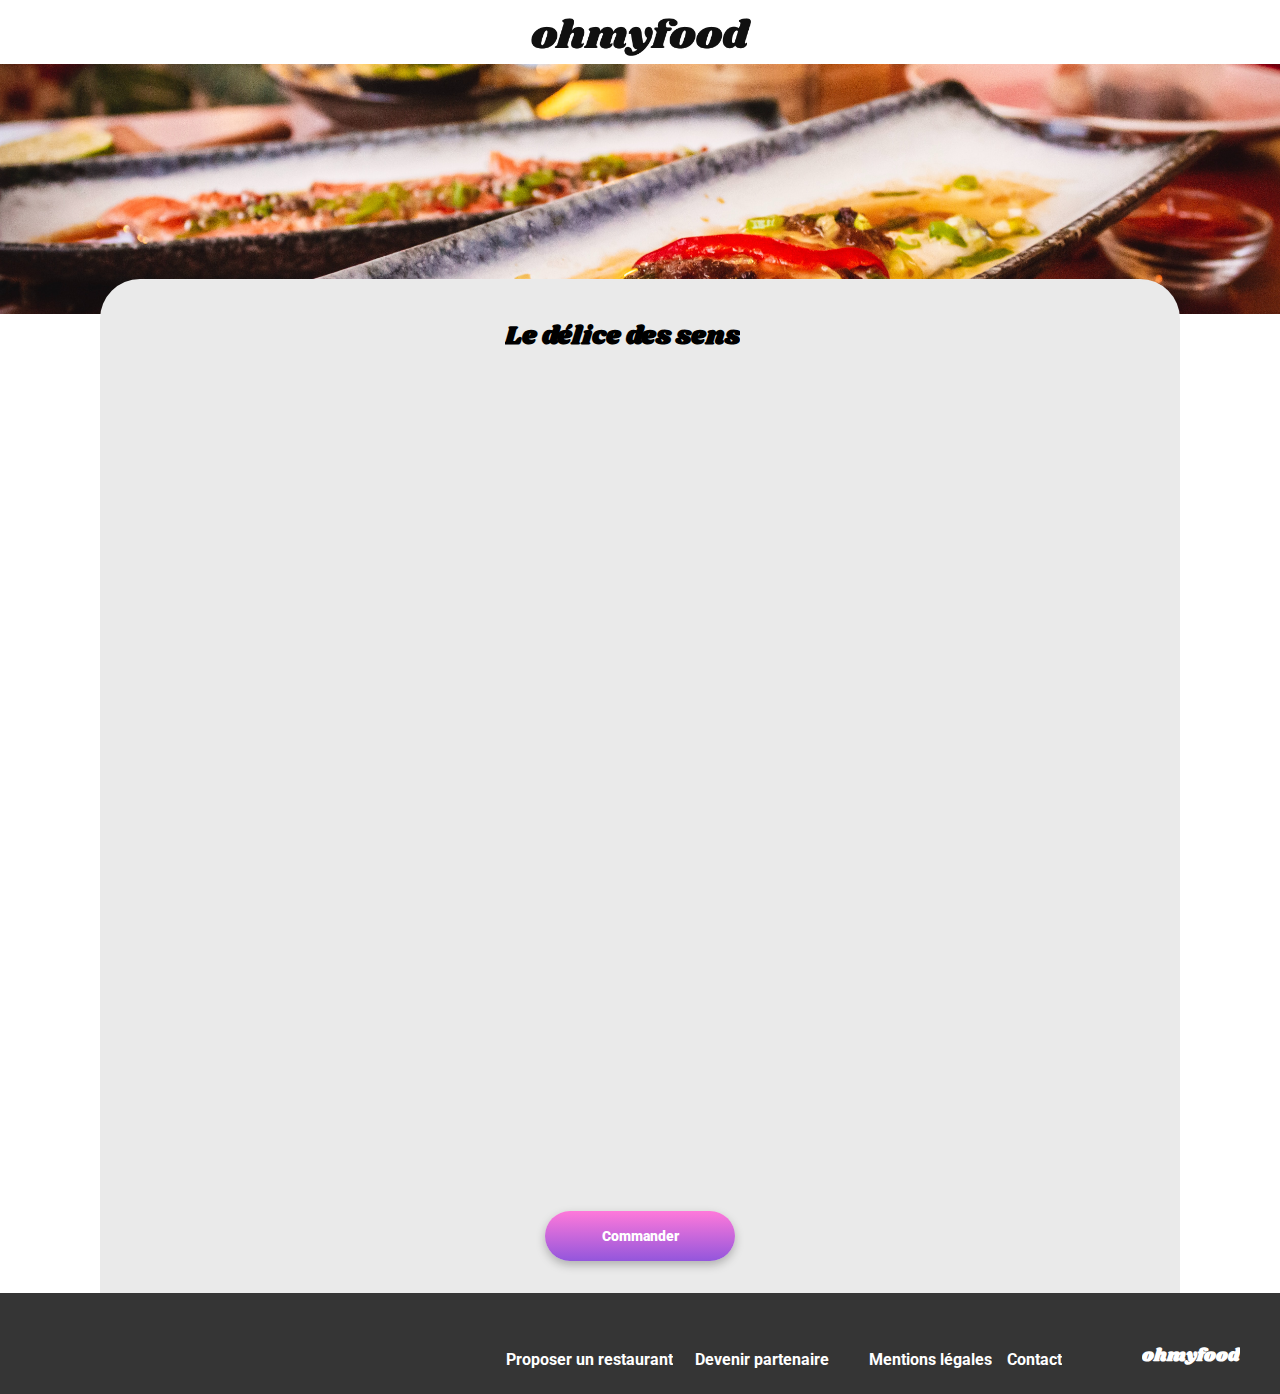
<file: restaurants/ledelice.html>
<!DOCTYPE html>
<html lang="fr">
  <head>
    <meta charset="UTF-8" />
    <meta name="viewport" content="width=device-width, initial-scale=1.0" />
    <title>Le délice des sens</title>
    <link rel="preconnect" href="https://fonts.googleapis.com" />
    <link rel="preconnect" href="https://fonts.gstatic.com" crossorigin />
    <link
      href="https://fonts.googleapis.com/css2?family=Roboto:wght@100&display=swap"
      rel="stylesheet"
    />
    <link rel="preconnect" href="https://fonts.googleapis.com" />
    <link
      href="https://fonts.googleapis.com/css2?family=Roboto:wght@100&family=Shrikhand&display=swap"
      rel="stylesheet"
    />
    <link
      rel="stylesheet"
      href="https://cdnjs.cloudflare.com/ajax/libs/font-awesome/6.2.1/css/all.min.css"
      integrity="sha512-MV7K8+y+gLIBoVD59lQIYicR65iaqukzvf/nwasF0nqhPay5w/9lJmVM2hMDcnK1OnMGCdVK+iQrJ7lzPJQd1w=="
      crossorigin="anonymous"
      referrerpolicy="no-referrer"
    />
    <link rel="stylesheet" href="../scss/restaurant.css" />
    <link rel="stylesheet" href="../scss/restaurantdesktop.css" />
  </head>

  <body>
    <!-- header -->

    <header>
      <div class="header__arrow">
        <a href="../index.html">
          <i class="fa-solid fa-arrow-left fa-xl"></i>
        </a>
      </div>
      <div class="header__logo">
        <img src="../assets/images/logo/ohmyfood.png" alt="Logo ohmyfood" />
      </div>
    </header>

    <!-- SECTION IMG -->

    <section class="section__img">
      <img
        src="../assets/images/restaurants/louis-hansel-shotsoflouis-qNBGVyOCY8Q-unsplash.jpg"
        alt="assiette rectangle et concave avec poisson et légumes"
      />
    </section>

    <section class="section__menu">
      <div class="title__icon">
        <div>
          <h1>Le délice des sens</h1>
        </div>
        <div class="hearts">
          <i class="fa-regular fa-heart fa-xl heartone"></i>
          <i class="fa-solid fa-heart fa-xl hearttwo"></i>
        </div>
      </div>
      <div class="menu menu__effect-entrées">
        <div class="menu__title">
          <h3>Entrées</h3>
        </div>
        <div class="menu__cards">
          <article class="card card__effect" tabindex="1">
            <div class="card__content">
              <h4>Tartare de thon</h4>
              <div class="card__text">
                <p>Assaisonné au yuzu</p>
              </div>
            </div>
            <div class="card__price">
              <p>25€</p>
            </div>
            <div class="box">
              <div class="box__verte">
                <button class="box__verte__check">
                  <i class="fa-solid fa-check fa-sm"></i>
                </button>
              </div>
            </div>
          </article>
          <article class="card">
            <div class="card__content">
              <h4>Bouchée de homard croustillant</h4>
              <div class="card__text">
                <p>Et sa farandole de petits légumes</p>
              </div>
            </div>
            <div class="card__price">
              <p>35€</p>
            </div>
            <div class="box">
              <div class="box__verte">
                <button class="box__verte__check">
                  <i class="fa-solid fa-check fa-sm"></i>
                </button>
              </div>
            </div>
          </article>
          <article class="card">
            <div class="card__content">
              <h4>Poulet rôti aux herbes de Provence</h4>
              <div class="card__text">
                <p>Et sa crème de truffe</p>
              </div>
            </div>
            <div class="card__price">
              <p>40€</p>
            </div>
            <div class="box">
              <div class="box__verte">
                <button class="box__verte__check">
                  <i class="fa-solid fa-check fa-sm"></i>
                </button>
              </div>
            </div>
          </article>
        </div>
      </div>
      <div class="menu menu__effect-plats">
        <div class="menu__title">
          <h3>Plats</h3>
        </div>
        <div class="menu__cards">
          <article class="card">
            <div class="card__content">
              <h4>Poulet rôti aux herbes de Provence</h4>
              <div class="card__text">
                <p>Et sa crème de truffe</p>
              </div>
            </div>
            <div class="card__price">
              <p>40€</p>
            </div>
            <div class="box">
              <div class="box__verte">
                <button class="box__verte__check">
                  <i class="fa-solid fa-check fa-sm"></i>
                </button>
              </div>
            </div>
          </article>
          <article class="card">
            <div class="card__content">
              <h4>Langouste rôtie</h4>
              <div class="card__text">
                <p>Et ses légumes de saison</p>
              </div>
            </div>
            <div class="card__price">
              <p>35€</p>
            </div>
            <div class="box">
              <div class="box__verte">
                <button class="box__verte__check">
                  <i class="fa-solid fa-check fa-sm"></i>
                </button>
              </div>
            </div>
          </article>
          <article class="card">
            <div class="card__content">
              <h4>Côte de bœuf Angus</h4>
              <div class="card__text">
                <p>Et sa purée de panais</p>
              </div>
            </div>
            <div class="card__price">
              <p>44€</p>
            </div>
            <div class="box">
              <div class="box__verte">
                <button class="box__verte__check">
                  <i class="fa-solid fa-check fa-sm"></i>
                </button>
              </div>
            </div>
          </article>
        </div>
      </div>
      <div class="menu menu__effect-desserts">
        <div class="menu__title">
          <h3>Desserts</h3>
        </div>
        <div class="menu__cards">
          <article class="card">
            <div class="card__content">
              <h4>Farandole de desserts</h4>
              <div class="card__text">
                <p>Du chef</p>
              </div>
            </div>
            <div class="card__price">
              <p>18€</p>
            </div>
            <div class="box">
              <div class="box__verte">
                <button class="box__verte__check">
                  <i class="fa-solid fa-check fa-sm"></i>
                </button>
              </div>
            </div>
          </article>
          <article class="card">
            <div class="card__content">
              <h4>Crème brulée</h4>
              <div class="card__text">
                <p>Revisitée</p>
              </div>
            </div>
            <div class="card__price">
              <p>22€</p>
            </div>
            <div class="box">
              <div class="box__verte">
                <button class="box__verte__check">
                  <i class="fa-solid fa-check fa-sm"></i>
                </button>
              </div>
            </div>
          </article>
          <article class="card">
            <div class="card__content">
              <h4>Tiramisu</h4>
              <div class="card__text">
                <p>À la noisette</p>
              </div>
            </div>
            <div class="card__price">
              <p>23€</p>
            </div>
            <div class="box">
              <div class="box__verte">
                <button class="box__verte__check">
                  <i class="fa-solid fa-check fa-sm"></i>
                </button>
              </div>
            </div>
          </article>
        </div>
      </div>
      <div class="btn__commander">
        <button>Commander</button>
      </div>
    </section>

    <!-- FOOTER -->

    <footer>
      <div class="footer__content">
        <div class="footer__content_titre">
          <h4>ohmyfood</h4>
        </div>
        <div class="footer__content_groupe">
          <div class="footer__content_sous-groupe">
            <div class="footer__content_sous-titre">
              <i class="fa-solid fa-utensils"></i>
              <p class="margeIcon">Proposer un restaurant</p>
            </div>
            <div class="footer__content_sous-titre">
              <i class="fa-solid fa-handshake fa-sm"></i>
              <p>Devenir partenaire</p>
            </div>
          </div>
          <div class="footer__content_contact">
            <p>Mentions légales</p>
            <a href="mailto:email@example.com"><p>Contact</p></a>
          </div>
        </div>
      </div>
    </footer>
  </body>
</html>
</file>
<file: scss/style.css>
/* GENERAL */
* {
  font-family: "Roboto", sans-serif;
}

:root {
  --section-color: #f6f6f6;
  --localisation: #eaeaea;
  --pinkbtn: #ff79da;
  --fuchiabtn: #9356dc;
}

@keyframes apparition {
  0% {
    opacity: 0.8;
  }
  100% {
    opacity: 0.6;
  }
}
body {
  margin: 0;
}

a {
  text-decoration: none;
  color: black;
}

p {
  color: black;
  text-overflow: ellipsis;
  overflow: hidden;
  white-space: nowrap;
}

h4,
h3 {
  color: black;
  text-overflow: ellipsis;
  overflow: hidden;
  white-space: nowrap;
}

.nowrap {
  text-overflow: ellipsis;
  overflow: hidden;
  white-space: nowrap;
}

/* HEADER */
header {
  display: flex;
  justify-content: center;
  padding: 8px;
  padding-top: 21px;
}
header img {
  width: 180px;
}

/* SECTION localisation */
.mainSection {
  background-color: var(--section-color);
  padding-bottom: 55px;
}
.mainSection .section__grey {
  display: flex;
  justify-content: center;
  align-items: center;
  background-color: var(--localisation);
}
.mainSection .section__grey p {
  padding-left: 10px;
}
.mainSection .section__explorer {
  display: flex;
  flex-direction: column;
  justify-content: center;
  align-items: center;
  margin-left: 50px;
  margin-right: 50px;
  margin-top: 22px;
}
.mainSection .section__explorer h1 {
  font-size: 23px;
  font-weight: 900;
  padding-left: 20px;
  padding-right: 20px;
  margin-bottom: 0px;
  text-align: center;
}
.mainSection .section__explorer h2 {
  font-size: 18px;
  font-weight: 300;
  text-align: center;
  margin-bottom: 23px;
}
.mainSection .section__explorer p {
  text-align: center;
}
.mainSection .section__explorer button {
  background: rgb(147, 86, 220);
  background: linear-gradient(0deg, rgb(147, 86, 220) 0%, rgb(255, 121, 218) 100%);
  width: 218px;
  height: 50px;
  border: 0px;
  border-radius: 30px;
  color: white;
  font-size: 14px;
  font-weight: 1000;
  box-shadow: 0px 4px 10px 0px rgba(0, 0, 0, 0.25);
  transition-duration: 800ms;
}
.mainSection .section__explorer button:hover {
  cursor: pointer;
  background: rgb(147, 86, 220);
  background: linear-gradient(0deg, rgba(146, 86, 220, 0.912) 0%, rgba(255, 121, 217, 0.914) 100%);
  box-shadow: 0px 4px 10px 0px rgba(0, 0, 0, 0.6);
  transition-duration: 800ms;
}

.marginSection {
  margin-top: 30px;
}

/* SECTION explorer */
.otherSection {
  margin: 20px;
  margin-top: 52px;
}
.otherSection .bulle {
  background-color: var(--section-color);
  border-radius: 20px;
  margin-bottom: 12px;
  height: 72px;
  width: 100%;
  box-shadow: 0px 4px 15px 0px rgba(0, 0, 0, 0.15);
  display: flex;
  justify-content: space-around;
  align-items: center;
  font-size: 14px;
  font-weight: bold;
}
.otherSection .bulle .box__btnfuchia {
  margin-left: -12px;
}
.otherSection .bulle .box__btnfuchia .btnfuchia {
  background-color: #9356dc;
  border: 0px;
  color: white;
  font-weight: 1000;
  height: 24px;
  width: 24px;
  padding: 4px;
  font-weight: bold;
  border: solid 1px;
  border-radius: 24px;
  display: flex;
  justify-content: center;
  align-items: center;
}
.otherSection .bulle .box__icon {
  width: 30%;
  display: flex;
  justify-content: center;
}
.otherSection .bulle .box__icon i {
  color: grey;
}
.otherSection .bulle .box__text {
  width: 70%;
}
.otherSection .bulle:hover i {
  color: #9356dc;
}

/* SECTION restaurant */
.restaurant {
  margin-top: 60px;
}
.restaurant h2 {
  padding-top: 36px;
  margin-left: 18px;
}

.card {
  background-color: white;
  border-radius: 20px;
  margin: 13px;
  box-shadow: 0px 0px 2px 0px rgba(0, 0, 0, 0.15);
}
.card .nouveau {
  width: 100%;
  display: flex;
  justify-content: end;
}
.card .nouveau button {
  background-color: #95dfcd;
  color: #008766;
  position: absolute;
  width: 80px;
  height: 29px;
  margin-top: 14px;
  margin-right: 14px;
  font-size: 14px;
  font-weight: bold;
  padding: 7px 10px;
  text-align: center;
  border: 0;
  border-radius: 3px;
  box-shadow: 0px 4px 15px 0px rgba(0, 0, 0, 0.25);
}
.card img {
  border-top-right-radius: 20px;
  border-top-left-radius: 20px;
  width: 100%;
  height: 200px;
  -o-object-fit: cover;
     object-fit: cover;
}
.card .card-txt {
  padding-left: 15px;
  padding-bottom: 10px;
  display: flex;
  justify-content: space-between;
}
.card .card-txt .titleIcon h4 {
  margin-top: 8px;
  margin-bottom: 0;
}
.card .card-txt .titleIcon p {
  margin-top: 8px;
  margin-bottom: 5px;
}
.card .card-txt .hearts {
  margin-top: 26px;
}
.card .card-txt .hearts .hearttwo {
  opacity: 0;
  transition-duration: 1400ms;
}
.card .card-txt .hearts .hearttwo:hover {
  opacity: 1;
  transition-duration: 800ms;
  color: rgb(147, 86, 220);
  background-clip: text;
  -webkit-background-clip: text;
}
.card .card-txt .hearts i {
  margin-left: -50px;
  position: absolute;
}

/* FOOTER */
footer {
  background-color: #353535;
  padding: 20px;
}
footer .footer__content {
  color: white;
}
footer .footer__content h4 {
  font-family: "Roboto", sans-serif;
  font-family: "Shrikhand", cursive;
  font-size: 18px;
  color: white;
  margin-top: 0px;
  margin-bottom: 15px;
}
footer .footer__content p {
  color: white;
  margin-bottom: 0px;
  margin-top: 7px;
  font-weight: bold;
}
footer .footer__content_sous-titre {
  display: flex;
  align-items: center;
  margin-top: 7px;
}
footer .footer__content_sous-titre .margeIcon {
  margin-left: 11px;
}
footer .footer__content_sous-titre p {
  margin-left: 7px;
  margin-top: 0;
}
footer .footer__content_sous-titre .fa-handshake {
  transform: rotate(-45deg);
}
footer .footer__content_contact {
  display: flex;
  flex-direction: column;
}

.loader {
  height: 100vh;
  position: fixed;
  top: 0;
  left: 0;
  width: 100%;
  background-color: black;
  z-index: 3;
  opacity: 0.7;
  opacity: 0;
  pointer-events: none;
  animation: apparition 3s;
}
.loader .text {
  display: flex;
  gap: 2rem;
  align-items: center;
  justify-content: center;
  font-size: 30px;
  font-weight: bold;
  height: 100vh;
}
.loader .text i {
  font-size: 40px;
  border-radius: 50%;
  background: linear-gradient(0deg, rgb(147, 86, 220) 0%, rgb(255, 121, 218) 100%);
}
.loader .text p {
  color: white;
}/*# sourceMappingURL=style.css.map */
</file>
<file: scss/desktop.css>
@media (min-width: 767.98px) {
  /* HEADER */
  header img {
    width: 220px !important;
  }
  .mainSection {
    padding-bottom: 27px;
  }
  .mainSection h1 {
    font-size: 40px;
  }
  .section__explorer p {
    font-size: 18px;
    margin-top: 0;
    margin-bottom: 36px;
  }
  .otherSection {
    padding-left: 80px;
    padding-right: 80px;
  }
  .otherSection h2 {
    margin-left: 25px;
    margin-bottom: 35px;
  }
  /* SECTION restaurant */
  .restaurant {
    padding-bottom: 2px;
    padding-left: 80px;
    padding-right: 80px;
    margin-top: 33px;
  }
  .restaurant h2 {
    padding-left: 25px;
    padding-top: 50px;
  }
  .restaurant .restaurant__direction-card {
    display: flex;
    justify-content: space-around;
    margin-bottom: 30px;
    width: 100%;
  }
  .restaurant .restaurant__direction-card .card {
    width: 43%;
  }
  /* FOOTER */
  footer {
    padding: 40px;
    padding-top: 50px;
    padding-bottom: 25px;
  }
  footer .footer__content {
    display: flex;
    flex-direction: row-reverse;
  }
  footer .footer__content .footer__content_titre {
    display: flex;
    justify-content: end;
  }
  footer .footer__content .footer__content_titre h4 {
    margin-bottom: 0;
  }
  footer .footer__content .footer__content_groupe {
    display: flex;
    flex-direction: row;
    align-items: center;
    justify-content: end;
    margin-right: 65px;
  }
  footer .footer__content .footer__content_groupe .footer__content_contact {
    flex-direction: row;
  }
  footer .footer__content .footer__content_sous-groupe {
    display: flex;
    flex-direction: row;
    margin-right: 25px;
  }
  footer .footer__content p {
    margin-right: 15px;
  }
}
@media (min-width: 1024px) {
  /* SECTION fonctionnement */
  .fonctionnement__direction {
    display: flex;
    flex-direction: row;
    justify-content: space-around;
    width: 96%;
    margin-left: 26px;
  }
  .fonctionnement__direction .bulle {
    width: 30%;
    z-index: 1;
  }
  .fonctionnement__direction .bulle .box__text p {
    padding: 0;
  }
  .loader .text {
    font-size: 40px;
  }
  .loader .text i {
    font-size: 50px;
  }
}/*# sourceMappingURL=desktop.css.map */
</file>
<file: scss/restaurant.css>
@charset "UTF-8";
/* GENERAL */
* {
  font-family: "Roboto", sans-serif;
}

:root {
  --section-color: #f6f6f6;
  --localisation: #eaeaea;
  --pinkbtn: #ff79da;
  --fuchiabtn: #9356dc;
  --green: #99e2d0;
}

@keyframes apparition {
  0% {
    opacity: 0;
    transform: scale(0);
  }
  100% {
    opacity: 1;
    transform: scale(1);
  }
}
body {
  margin: 0;
}

a {
  text-decoration: none;
}

p {
  color: black;
  text-overflow: ellipsis;
  overflow: hidden;
  white-space: nowrap;
}

h4 {
  color: black;
  text-overflow: ellipsis;
  overflow: hidden;
  white-space: nowrap;
}

/* HEADER */
header {
  display: flex;
  align-items: center;
  padding: 8px;
  padding-top: 18px;
}
header .header__arrow {
  padding-bottom: 7px;
  padding-left: 7px;
}
header .header__arrow a {
  text-decoration: none;
  color: black;
}
header .header__logo {
  width: 99%;
  display: flex;
  justify-content: center;
  align-items: center;
}
header .header__logo img {
  width: 180px;
}

/* SECTION IMG */
.section__img img {
  width: 100%;
  height: 250px;
  -o-object-fit: cover;
     object-fit: cover;
  position: absolute;
}

.btn__commander {
  text-align: center;
  margin: 32px;
  margin-bottom: 0px;
}
.btn__commander button {
  background: rgb(147, 86, 220);
  background: linear-gradient(0deg, rgb(147, 86, 220) 0%, rgb(255, 121, 218) 100%);
  width: 190px;
  height: 50px;
  border: 0px;
  border-radius: 30px;
  color: white;
  font-size: 14px;
  font-weight: 1000;
  box-shadow: 0px 4px 10px 0px rgba(0, 0, 0, 0.25);
  transition-duration: 1000ms;
}
.btn__commander button:hover {
  cursor: pointer;
  background: rgb(147, 86, 220);
  background: linear-gradient(0deg, rgba(146, 86, 220, 0.912) 0%, rgba(255, 121, 217, 0.914) 100%);
  box-shadow: 0px 4px 10px 0px rgba(0, 0, 0, 0.424);
  transition-duration: 800ms;
}

/* SECTION MENU */
.section__menu {
  background-color: var(--localisation);
  padding-bottom: 32px;
  padding-top: 20px;
  border-top-left-radius: 40px;
  border-top-right-radius: 40px;
  position: relative;
  margin-top: 215px;
  /*.card .card__effect {
    opacity: 0;
    transform: scale(0);
  }*/
}
.section__menu .title__icon {
  display: flex;
  flex-direction: row;
  align-items: center;
  justify-content: center;
  padding-right: 20px;
}
.section__menu .title__icon h1 {
  font-family: "Roboto", sans-serif;
  font-family: "Shrikhand", cursive;
  font-size: 26px;
  text-overflow: ellipsis;
  overflow: hidden;
  white-space: nowrap;
}
.section__menu .title__icon .hearts {
  padding-left: 15px;
  position: relative;
}
.section__menu .title__icon .hearts .hearttwo {
  opacity: 0;
  transition-duration: 1400ms;
}
.section__menu .title__icon .hearts .hearttwo:hover {
  opacity: 1;
  transition-duration: 800ms;
  color: rgb(147, 86, 220);
  background-clip: text;
  -webkit-background-clip: text;
  cursor: pointer;
}
.section__menu .title__icon .hearts i {
  position: absolute;
}
.section__menu .menu__effect-entrées {
  opacity: 0;
  animation: apparition 2s ease 200ms 1 normal forwards;
}
.section__menu .menu__effect-plats {
  opacity: 0;
  animation: apparition 2s ease 800ms 1 normal forwards;
}
.section__menu .menu__effect-desserts {
  opacity: 0;
  animation: apparition 2s ease 1500ms 1 normal forwards;
}
.section__menu .menu__title {
  margin-left: 10px;
  border-bottom: var(--green) 2px solid;
  max-width: 36px;
}
.section__menu .menu__title h3 {
  margin-bottom: 8px;
  text-transform: uppercase;
  font-size: 16px;
}
.section__menu .card {
  background-color: white;
  border-radius: 20px;
  margin: 10px;
  display: flex;
  flex-direction: row;
}
.section__menu .card .card__content {
  padding: 10px;
  width: 100%;
  text-overflow: ellipsis;
  overflow: hidden;
  white-space: nowrap;
}
.section__menu .card .card__content h4 {
  margin: 0;
  margin-bottom: 5px;
  font-size: 16px;
  font-weight: bold;
}
.section__menu .card .card__content .card__text {
  display: flex;
  justify-content: space-between;
}
.section__menu .card .card__content .card__text p {
  margin: 0;
  font-size: 14px;
}
.section__menu .card .card__price p {
  margin: 0;
  padding-right: 12px;
  padding-top: 32px;
  font-size: 14px;
  font-weight: bold;
}
.section__menu .card .box {
  display: flex;
  justify-content: end;
}
.section__menu .card .box .box__verte {
  background-color: #99e2d0;
  width: 0px;
  border-top-right-radius: 20px;
  border-bottom-right-radius: 20px;
  display: flex;
  justify-content: center;
  align-items: center;
  transition-property: width;
  transition-duration: 400ms;
}
.section__menu .card .box .box__verte .box__verte__check {
  display: flex;
  justify-content: center;
  align-items: center;
  display: flex;
  width: 0px;
  height: 0px;
  border: 0;
  border-radius: 0px;
  font-size: 0;
  padding: 0;
  background-color: white;
  transition-property: width, height, font-size, border-radius;
  transition-duration: 700ms;
}
.section__menu .card .box .box__verte .box__verte__check i {
  color: #99e2d0;
}
.section__menu .card:hover {
  display: flex;
}
.section__menu .card:hover .box__verte {
  display: flex;
  align-items: center;
  width: 60px;
  transition-property: width;
  transition-duration: 700ms;
}
.section__menu .card:hover .box__verte .box__verte__check {
  display: flex;
  justify-content: center;
  align-items: center;
  display: flex;
  width: 20px;
  height: 20px;
  border: 0;
  border-radius: 20px;
  font-size: 12px;
  background-color: white;
}
.section__menu .card:hover .box__verte .box__verte__check i {
  color: #99e2d0;
}

/* FOOTER */
footer {
  background-color: #353535;
  padding: 20px;
}
footer .footer__content {
  color: white;
}
footer .footer__content h4 {
  font-family: "Roboto", sans-serif;
  font-family: "Shrikhand", cursive;
  font-size: 18px;
  color: white;
  margin-top: 0px;
  margin-bottom: 15px;
}
footer .footer__content p {
  color: white;
  margin-bottom: 0px;
  margin-top: 7px;
  font-weight: bold;
}
footer .footer__content_sous-titre {
  display: flex;
  align-items: center;
  margin-top: 7px;
}
footer .footer__content_sous-titre .margeIcon {
  margin-left: 11px;
}
footer .footer__content_sous-titre p {
  margin-left: 7px;
  margin-top: 0;
}
footer .footer__content_sous-titre .fa-handshake {
  transform: rotate(-45deg);
}
footer .footer__content_contact {
  display: flex;
  flex-direction: column;
}/*# sourceMappingURL=restaurant.css.map */
</file>
<file: scss/restaurantdesktop.css>
@media (min-width: 550px) {
  .section__menu {
    padding-left: 40px;
    padding-right: 40px;
  }
}
@media (min-width: 767.98px) {
  header img {
    width: 220px !important;
  }
  .section__menu {
    margin-left: 50px;
    margin-right: 50px;
    padding-left: 70px;
    padding-right: 70px;
  }
  .section__menu .hearts {
    padding-left: 30px;
    position: relative;
  }
  footer {
    padding: 40px;
    padding-top: 50px;
    padding-bottom: 25px;
  }
  footer .footer__content {
    display: flex;
    flex-direction: row-reverse;
  }
  footer .footer__content .footer__content_titre {
    display: flex;
    justify-content: end;
  }
  footer .footer__content .footer__content_titre h4 {
    margin-bottom: 0;
  }
  footer .footer__content .footer__content_groupe {
    display: flex;
    flex-direction: row;
    align-items: center;
    justify-content: end;
    margin-right: 65px;
  }
  footer .footer__content .footer__content_groupe .footer__content_contact {
    flex-direction: row;
  }
  footer .footer__content .footer__content_sous-groupe {
    display: flex;
    flex-direction: row;
    margin-right: 25px;
  }
  footer .footer__content p {
    margin-right: 15px;
  }
}
@media (min-width: 1024px) {
  .logo {
    width: 220px;
  }
  .section__menu {
    margin-left: 100px;
    margin-right: 100px;
    padding-left: 100px;
    padding-right: 100px;
  }
  .section__menu .menu__title {
    margin-top: 30px;
  }
}
@media (min-width: 1440px) {
  .section__menu {
    margin-left: 150px;
    margin-right: 150px;
    padding-left: 150px;
    padding-right: 150px;
  }
}/*# sourceMappingURL=restaurantdesktop.css.map */
</file>
